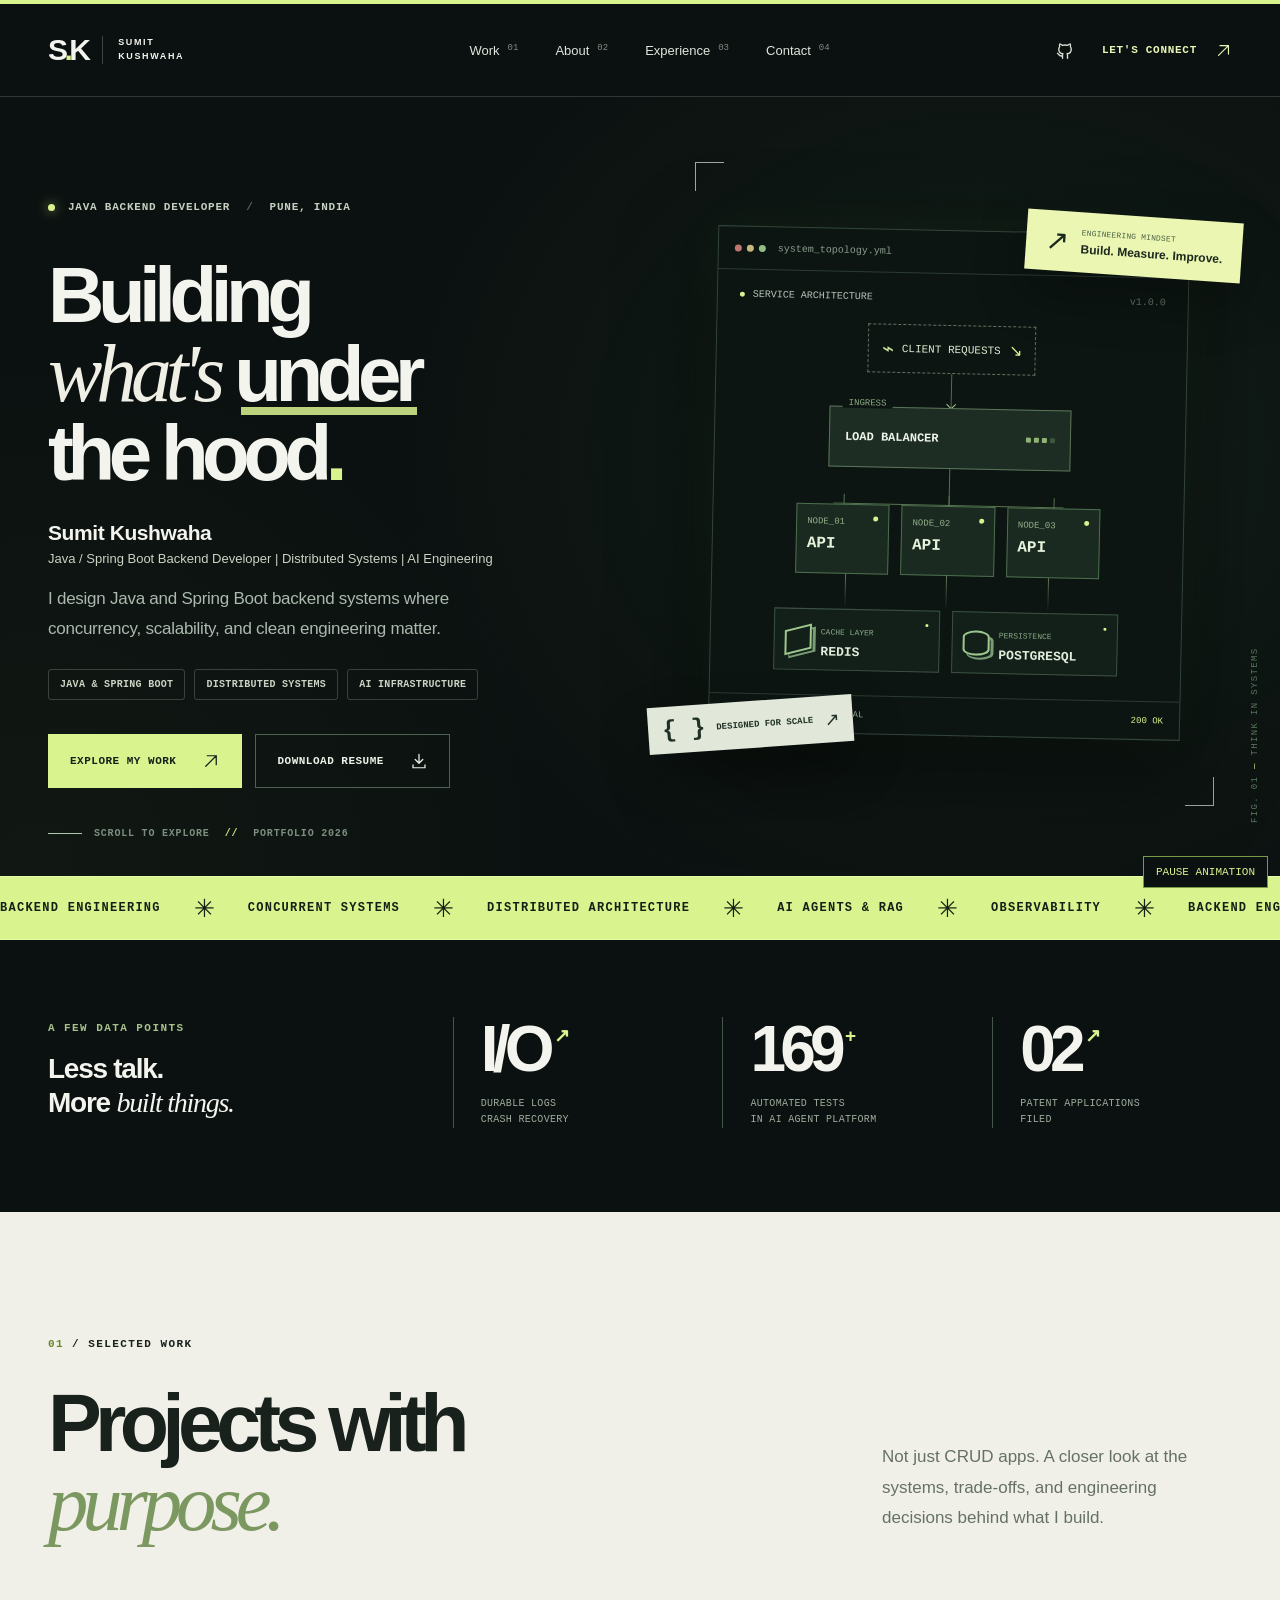
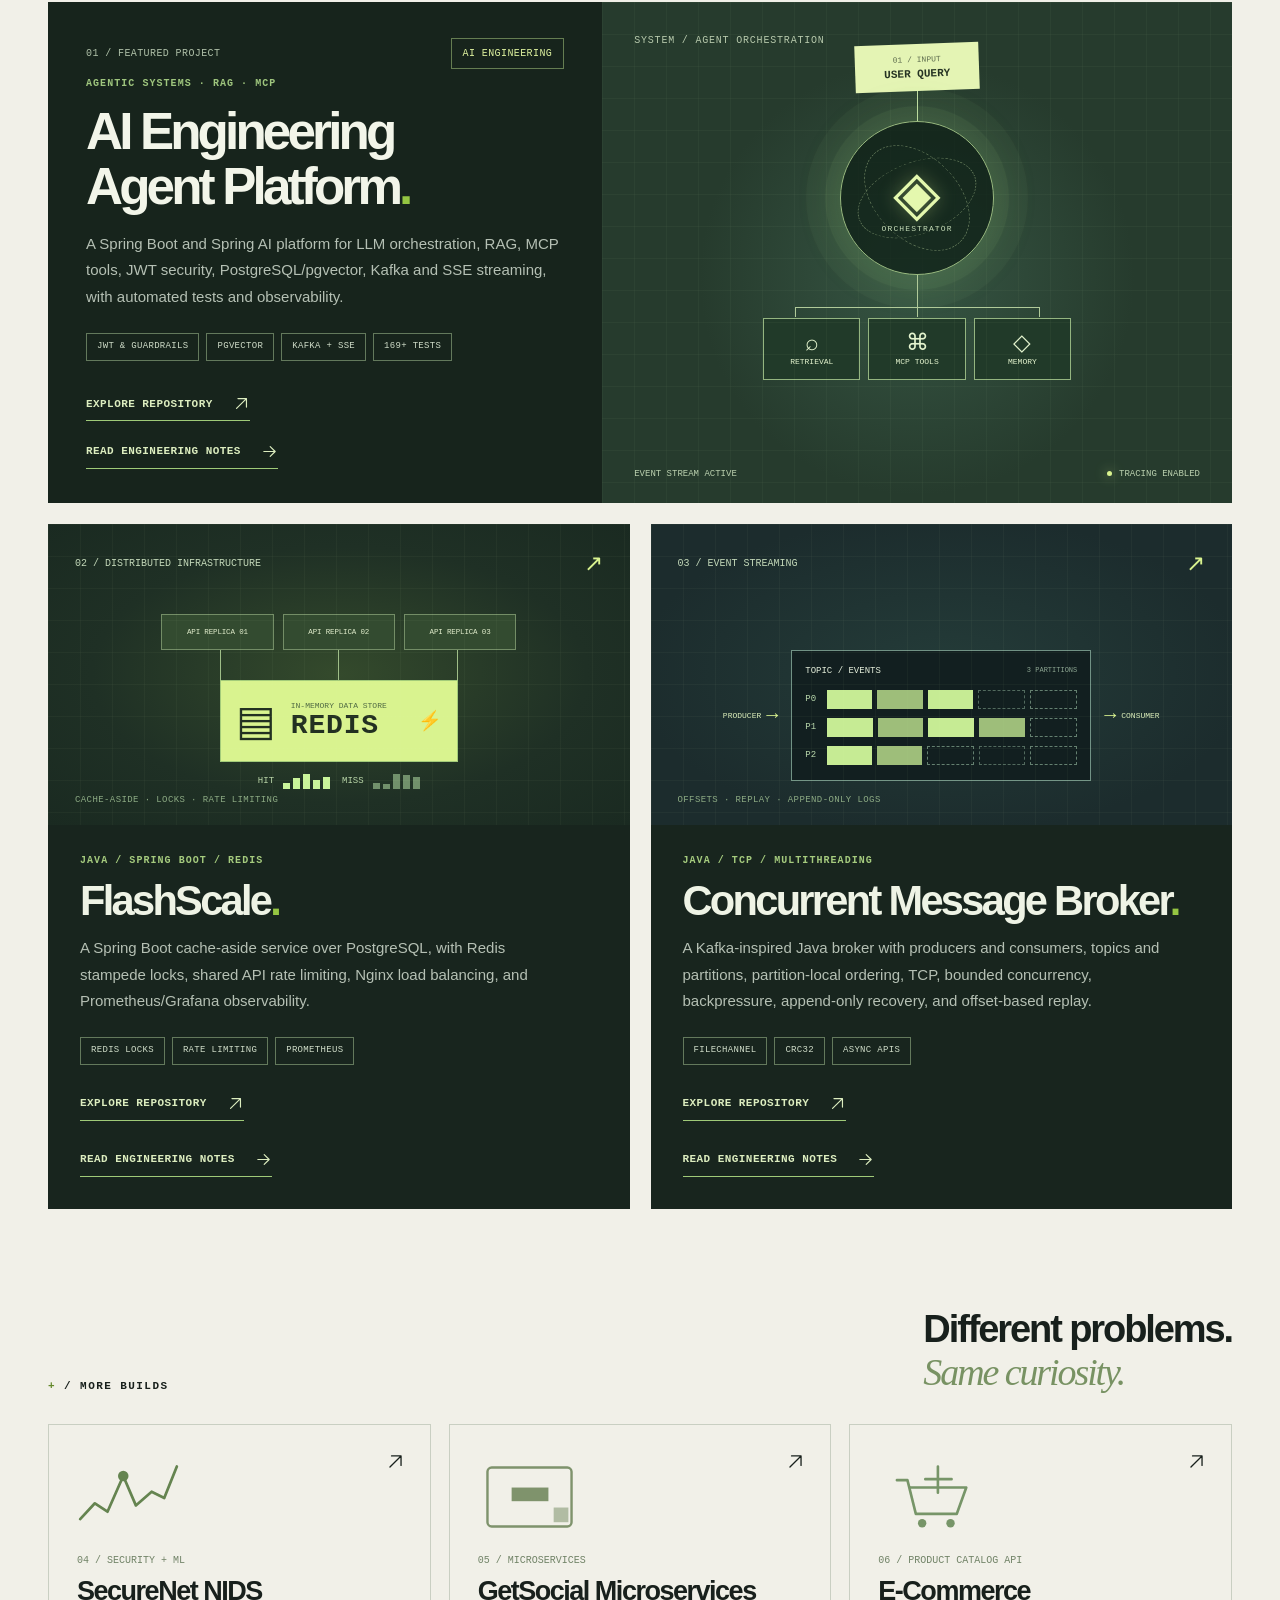
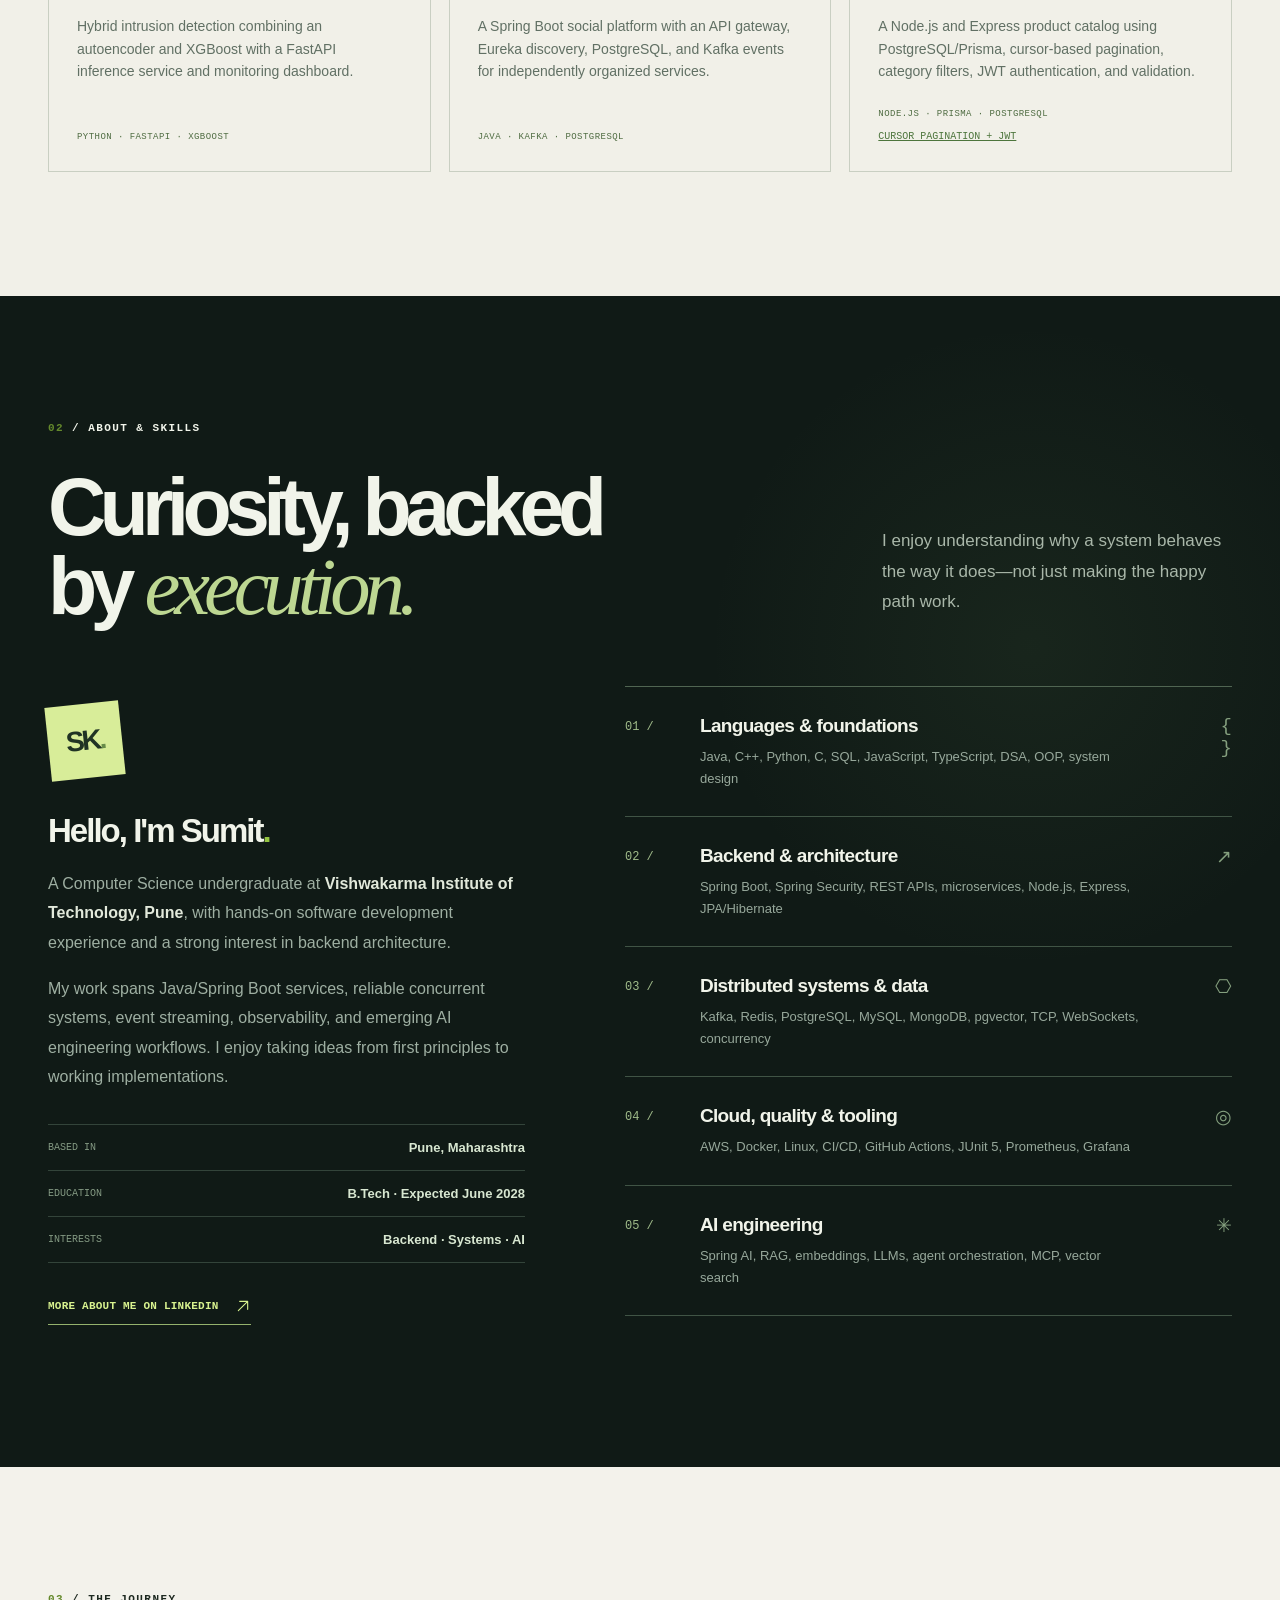
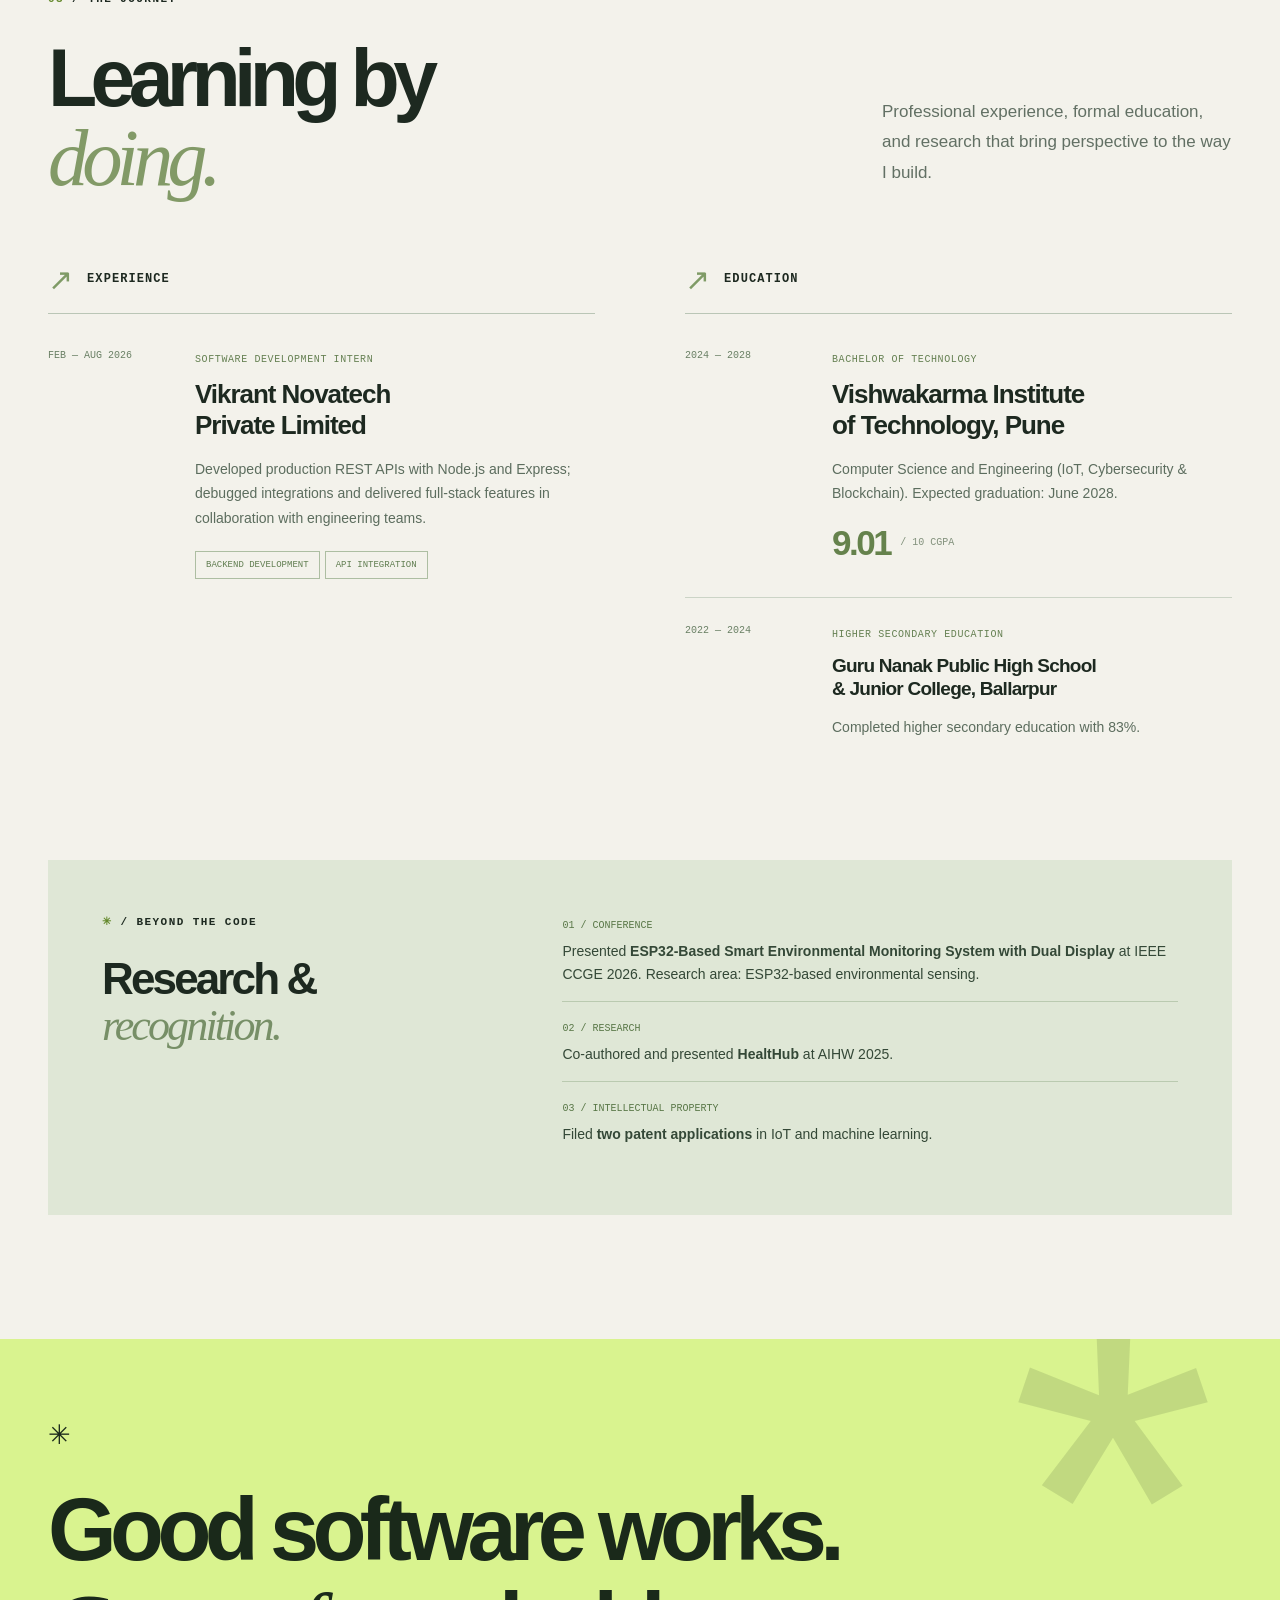
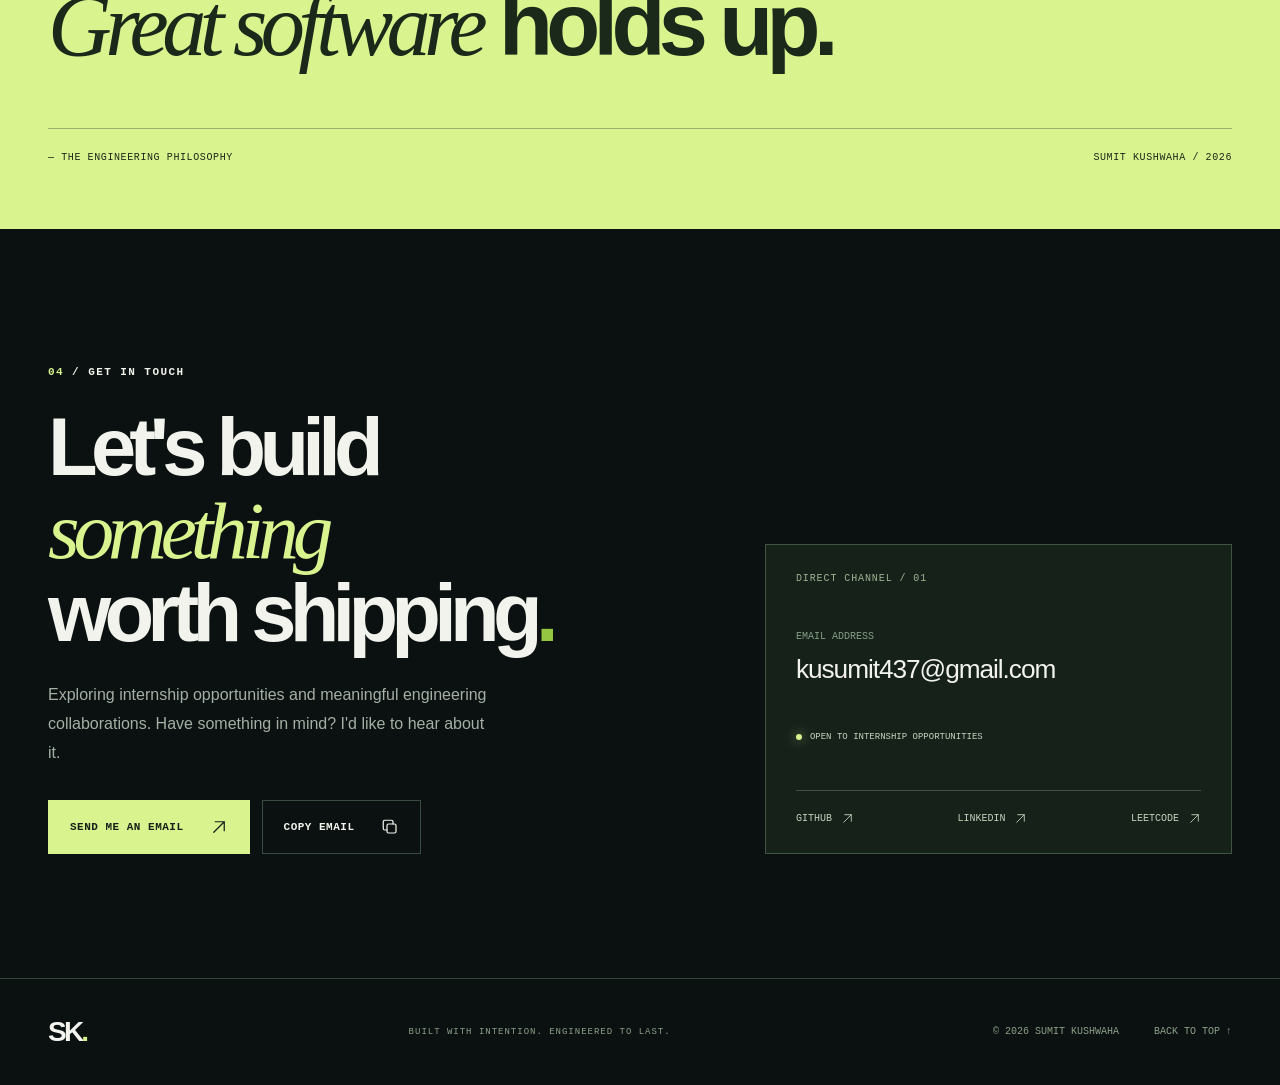
<file: index.html>
<!doctype html>
<html lang="en">
<head>
  <meta charset="UTF-8" />
  <meta name="viewport" content="width=device-width, initial-scale=1" />
  <meta name="theme-color" content="#0b1110" />
  <!-- content:title --><title>Sumit Kushwaha | Java Backend Developer &amp; Distributed Systems Engineer</title><!-- /content:title -->
  <!-- content:description --><meta name="description" content="Official portfolio of Sumit Kushwaha, a Java and Spring Boot backend developer specializing in distributed systems, concurrent programming, and AI engineering. Explore projects, experience, and research." /><!-- /content:description -->
  <meta name="author" content="Sumit Kushwaha" />
  <link rel="canonical" href="https://sumit-kushwaha.dev/" />
  <meta property="og:type" content="website" />
  <meta property="og:site_name" content="Sumit Kushwaha | Portfolio" />
  <meta property="og:locale" content="en_IN" />
  <meta property="og:title" content="Sumit Kushwaha | Backend Developer" />
  <meta property="og:description" content="Java, Spring Boot, Distributed Systems &amp; AI Engineering" />
  <meta property="og:url" content="https://sumit-kushwaha.dev/" />
  <meta property="og:image" content="https://sumit-kushwaha.dev/assets/og-cover.png" />
  <meta property="og:image:type" content="image/png" />
  <meta property="og:image:width" content="1200" />
  <meta property="og:image:height" content="630" />
  <meta property="og:image:alt" content="Sumit Kushwaha — Java backend developer, distributed systems and AI engineering" />
  <meta name="twitter:card" content="summary_large_image" />
  <meta name="twitter:title" content="Sumit Kushwaha | Backend Developer" />
  <meta name="twitter:description" content="Java, Spring Boot, Distributed Systems &amp; AI Engineering" />
  <meta name="twitter:image" content="https://sumit-kushwaha.dev/assets/og-cover.png" />
  <meta name="twitter:image:alt" content="Sumit Kushwaha — Java backend developer, distributed systems and AI engineering" />
  <meta name="google-site-verification" content="Mq6Hk6g-Fz_M1wegCEyFWCYPmQ6SRcvdSDAZ5ATsBNw" />
  <meta name="msvalidate.01" content="5B6B7034246E24789D59ABFF881A6B1F" />
  <link rel="icon" type="image/svg+xml" href="/assets/favicon.svg" />
  <link rel="stylesheet" href="/styles.css?v=2" />
  <script defer src="/script.js?v=2"></script>
  <!-- content:identity-schema --><script type="application/ld+json">{"@context":"https://schema.org","@graph":[{"@type":"Person","@id":"https://sumit-kushwaha.dev/#person","name":"Sumit Kushwaha","url":"https://sumit-kushwaha.dev/","jobTitle":"Java / Spring Boot Backend Developer","sameAs":["https://github.com/Sumit4374","https://www.linkedin.com/in/sumit-kushwaha-a97238331","https://leetcode.com/u/SumitKush1323/"],"alumniOf":{"@type":"CollegeOrUniversity","name":"Vishwakarma Institute of Technology"},"knowsAbout":["Java","Spring Boot","Distributed Systems","Concurrency","System Design","Redis","AI Engineering"]},{"@type":"WebSite","@id":"https://sumit-kushwaha.dev/#website","name":"Sumit Kushwaha | Portfolio","url":"https://sumit-kushwaha.dev/","publisher":{"@id":"https://sumit-kushwaha.dev/#person"}}]}</script><!-- /content:identity-schema -->
</head>
<body>
  <svg class="svg-sprite" aria-hidden="true" xmlns="http://www.w3.org/2000/svg">
    <symbol id="icon-arrow-up-right" viewBox="0 0 24 24"><path d="M5 19 19 5M7 5h12v12"/></symbol>
    <symbol id="icon-arrow-right" viewBox="0 0 24 24"><path d="M4 12h16m-7-7 7 7-7 7"/></symbol>
    <symbol id="icon-download" viewBox="0 0 24 24"><path d="M12 3v12m-5-5 5 5 5-5M4 17v4h16v-4"/></symbol>
    <symbol id="icon-github" viewBox="0 0 24 24"><path d="M9 19c-4.3 1.3-4.3-2.3-6-3m12 6v-3.5c0-1 .1-1.4-.5-2 2.4-.3 5-1.2 5-5.5 0-1.2-.4-2.2-1.1-3.1.1-.4.5-1.9-.1-3.2 0 0-1 0-3.3 1.7a11.4 11.4 0 0 0-6 0C6.7 4.7 5.7 4.7 5.7 4.7c-.6 1.3-.2 2.8-.1 3.2A5 5 0 0 0 4.5 11c0 4.3 2.6 5.2 5 5.5-.6.6-.6 1.2-.5 2V22"/></symbol>
    <symbol id="icon-linkedin" viewBox="0 0 24 24"><path d="M4 9v11M4 4v.2M9 20v-11h5v1.5c.8-1.1 1.7-1.7 3-1.7 2.4 0 3 1.5 3 4.2v6h-5v-5c0-1.2-.2-1.8-1.2-1.8S12 14 12 15v5H9Z"/></symbol>
    <symbol id="icon-mail" viewBox="0 0 24 24"><rect x="3" y="5" width="18" height="14" rx="2"/><path d="m4 7 8 6 8-6"/></symbol>
    <symbol id="icon-copy" viewBox="0 0 24 24"><rect x="8" y="8" width="12" height="12" rx="2"/><path d="M16 8V5a2 2 0 0 0-2-2H5a2 2 0 0 0-2 2v9a2 2 0 0 0 2 2h3"/></symbol>
    <symbol id="icon-menu" viewBox="0 0 24 24"><path d="M4 7h16M4 12h16M4 17h16"/></symbol>
    <symbol id="icon-close" viewBox="0 0 24 24"><path d="M5 5 19 19M19 5 5 19"/></symbol>
    <symbol id="icon-search" viewBox="0 0 24 24"><circle cx="11" cy="11" r="7"/><path d="m16 16 5 5"/></symbol>
    <symbol id="icon-check" viewBox="0 0 24 24"><path d="m4 12 5 5L20 6"/></symbol>
    <symbol id="icon-corner" viewBox="0 0 24 24"><path d="M5 5v14h14"/></symbol>
  </svg>

  <a class="skip-link" href="#main">Skip to content</a>
  <div class="topline" aria-hidden="true"></div>
  <header class="site-header" id="top">
    <div class="nav-shell container">
      <a class="brand" href="#top"><span class="brand-mark">S<span class="brand-mark-dot">.</span>K</span><span class="brand-divider"></span><span class="brand-name">SUMIT<br/>KUSHWAHA</span><span class="sr-only"> homepage</span></a>
      <nav class="desktop-nav" aria-label="Main navigation">
        <a href="#work">Work <span>01</span></a>
        <a href="#about">About <span>02</span></a>
        <a href="#experience">Experience <span>03</span></a>
        <a href="#contact">Contact <span>04</span></a>
      </nav>
      <div class="header-actions">
        <a class="header-social" data-profile="github" href="https://github.com/Sumit4374" target="_blank" rel="noopener noreferrer" aria-label="GitHub profile"><svg aria-hidden="true" focusable="false"><use href="#icon-github"/></svg></a>
        <a class="nav-cta" data-contact="email" href="mailto:kusumit437@gmail.com">LET'S CONNECT <svg aria-hidden="true" focusable="false"><use href="#icon-arrow-up-right"/></svg></a>
        <button class="mobile-menu-button" id="menuToggle" aria-controls="mobileNav" aria-expanded="false" aria-label="Open navigation"><svg aria-hidden="true" focusable="false"><use href="#icon-menu"/></svg></button>
      </div>
    </div>
    <nav id="mobileNav" class="mobile-nav" aria-label="Mobile navigation" hidden>
      <a href="#work">Selected Work <span>01</span></a><a href="#about">About & Skills <span>02</span></a><a href="#experience">Experience <span>03</span></a><a href="#contact">Get in Touch <span>04</span></a>
    </nav>
  </header>

  <noscript><nav class="container no-script-nav" aria-label="Section navigation"><a href="#work">Work</a> · <a href="#about">About</a> · <a href="#experience">Experience</a> · <a href="#contact">Contact</a></nav></noscript>
  <main id="main" tabindex="-1">
    <section class="hero section-grid" aria-labelledby="hero-heading">
      <div class="container hero-inner">
        <div class="hero-copy">
          <div class="hero-eyebrow"><span class="signal-dot"></span> JAVA BACKEND DEVELOPER <span class="eyebrow-divider">/</span> PUNE, INDIA</div>
          <p class="hero-display" aria-hidden="true">Building<br/><span class="serif-accent">what's</span> <span class="underlined-word">under</span><br/>the hood<span class="period">.</span></p>
          <!-- content:hero-identity --><h1 id="hero-heading" class="hero-identity">Sumit Kushwaha <span>Java / Spring Boot Backend Developer | Distributed Systems | AI Engineering</span></h1><!-- /content:hero-identity -->
          <p class="hero-lead">I design Java and Spring Boot backend systems where concurrency, scalability, and clean engineering matter.</p>
          <div class="hero-tags" aria-label="Specialties"><span>JAVA & SPRING BOOT</span><span>DISTRIBUTED SYSTEMS</span><span>AI INFRASTRUCTURE</span></div>
          <div class="hero-buttons">
            <a href="#work" class="button button-primary">EXPLORE MY WORK <svg aria-hidden="true" focusable="false"><use href="#icon-arrow-up-right"/></svg></a>
            <a data-contact="resume" href="/assets/Sumit_Kushwaha_Resume.pdf" download="Sumit_Kushwaha_Resume.pdf" class="button button-ghost">DOWNLOAD RESUME <svg aria-hidden="true" focusable="false"><use href="#icon-download"/></svg></a>
          </div>
          <div class="hero-bottom"><span class="scroll-line"></span><span>SCROLL TO EXPLORE</span><span class="hero-bottom-slash">//</span><span>PORTFOLIO 2026</span></div>
        </div>
        <div class="hero-visual" role="img" aria-label="Illustrated distributed systems topology">
          <div class="visual-aura"></div>
          <div class="visual-grid" aria-hidden="true"></div>
          <div class="diagram-corner diagram-corner-tl"></div><div class="diagram-corner diagram-corner-br"></div>
          <div class="system-window">
            <div class="window-header"><span class="window-dots"><i></i><i></i><i></i></span><span>system_topology.yml</span><span class="window-header-end">● LIVE</span></div>
            <div class="window-subheading"><span><span class="pulse-marker"></span> SERVICE ARCHITECTURE</span><span>v1.0.0</span></div>
            <div class="arch-chart">
              <div class="arch-client"><span class="diagram-icon">⌁</span> CLIENT REQUESTS <span class="arch-client-green">↘</span></div>
              <div class="arch-connector arch-connector-one"><span></span></div>
              <div class="arch-loadbalancer"><span class="small-label">INGRESS</span><strong>LOAD BALANCER</strong><div class="lb-leds"><i></i><i></i><i></i><i></i></div></div>
              <div class="arch-branch"><span class="arch-stem"></span></div>
              <div class="arch-replicas"><div class="arch-replica"><span class="micro-dot"></span><small>NODE_01</small><b>API</b></div><div class="arch-replica"><span class="micro-dot"></span><small>NODE_02</small><b>API</b></div><div class="arch-replica"><span class="micro-dot"></span><small>NODE_03</small><b>API</b></div></div>
              <div class="arch-down"><span></span><span></span><span></span></div>
              <div class="arch-datastores"><div class="arch-store"><span class="store-shape cache-shape"></span><div><small>CACHE LAYER</small><b>REDIS</b></div><span class="store-ok">●</span></div><div class="arch-store"><span class="store-shape db-shape"></span><div><small>PERSISTENCE</small><b>POSTGRESQL</b></div><span class="store-ok">●</span></div></div>
            </div>
            <div class="sys-stats"><span><i></i> ALL SYSTEMS OPERATIONAL</span><span>200 OK</span></div>
          </div>
          <div class="visual-float visual-float-top"><span class="float-signal">↗</span><div><small>ENGINEERING MINDSET</small><strong>Build. Measure. Improve.</strong></div></div>
          <div class="visual-float visual-float-bottom"><span class="code-brackets">{ }</span><span>DESIGNED FOR SCALE</span><span class="tiny-arrow">↗</span></div>
          <div class="visual-side-label">FIG. 01 <span>—</span> THINK IN SYSTEMS</div>
        </div>
      </div>
    </section>

    <section class="ticker" aria-label="Engineering focus areas"><div class="ticker-track" aria-hidden="true"><span>BACKEND ENGINEERING</span><i>✳</i><span>CONCURRENT SYSTEMS</span><i>✳</i><span>DISTRIBUTED ARCHITECTURE</span><i>✳</i><span>AI AGENTS & RAG</span><i>✳</i><span>OBSERVABILITY</span><i>✳</i><span>BACKEND ENGINEERING</span><i>✳</i><span>CONCURRENT SYSTEMS</span><i>✳</i><span>DISTRIBUTED ARCHITECTURE</span><i>✳</i><span>AI AGENTS & RAG</span><i>✳</i><span>OBSERVABILITY</span><i>✳</i></div></section>

    <section class="metrics-section container" aria-label="Engineering highlights">
      <div class="metrics-intro"><span class="small-kicker">A FEW DATA POINTS</span><p>Less talk.<br/>More <em>built things.</em></p></div>
      <!-- content:engineering-highlight --><div class="metric"><span class="metric-number">I/O<span>↗</span></span><span class="metric-label">DURABLE LOGS<br/>CRASH RECOVERY</span></div><!-- /content:engineering-highlight -->
      <div class="metric"><span class="metric-number">169<span>+</span></span><span class="metric-label">AUTOMATED TESTS<br/>IN AI AGENT PLATFORM</span></div>
      <div class="metric"><span class="metric-number">02<span>↗</span></span><span class="metric-label">PATENT APPLICATIONS<br/>FILED</span></div>
    </section>

    <section id="work" class="work-section section-pad">
      <div class="container">
        <div class="section-heading reveal"><div><p class="kicker"><span>01</span> / SELECTED WORK</p><h2>Projects with<br/><span class="serif-accent">purpose.</span></h2></div><p class="section-description">Not just CRUD apps. A closer look at the systems, trade-offs, and engineering decisions behind what I build.</p></div>
        <div class="featured-projects">
          <article class="project-card project-card-hero reveal" data-project="ai-engineering-agent-platform">
            <div class="project-story"><!-- content:project-ai-engineering-agent-platform --><div class="project-topline"><span class="project-index">01 / FEATURED PROJECT</span><span class="project-category">AI ENGINEERING</span></div><div><span class="project-mini-title">AGENTIC SYSTEMS · RAG · MCP</span><h3>AI Engineering<br/>Agent Platform<span class="dot">.</span></h3><p>A Spring Boot and Spring AI platform for LLM orchestration, RAG, MCP tools, JWT security, PostgreSQL/pgvector, Kafka and SSE streaming, with automated tests and observability.</p><div class="project-highlights"><span>JWT &amp; GUARDRAILS</span><span>PGVECTOR</span><span>KAFKA + SSE</span><span>169+ TESTS</span></div></div><a class="project-link" data-repository-project="ai-engineering-agent-platform" href="https://github.com/Sumit4374/AI-Engineering-Agent-Platform" target="_blank" rel="noopener noreferrer"><span class="sr-only">AI Engineering Agent Platform: </span>EXPLORE REPOSITORY <svg aria-hidden="true" focusable="false"><use href="#icon-arrow-up-right"/></svg></a><a class="project-link project-detail-link" href="/projects/ai-engineering-agent-platform/">READ ENGINEERING NOTES <span class="sr-only">for AI Engineering Agent Platform</span> <svg aria-hidden="true" focusable="false"><use href="#icon-arrow-right"/></svg></a><!-- /content:project-ai-engineering-agent-platform --></div>
            <div class="project-art ai-art"><span class="art-label">SYSTEM / AGENT ORCHESTRATION</span><div class="agent-diagram"><div class="agent-node agent-input"><span>01 / INPUT</span><strong>USER QUERY</strong></div><div class="agent-vertical"></div><div class="agent-node agent-brain"><div class="agent-orbit orbit-one"></div><div class="agent-orbit orbit-two"></div><div class="agent-core">◈</div><span>ORCHESTRATOR</span></div><div class="agent-branches"><span></span><span></span><span></span></div><div class="agent-tools"><div><span>⌕</span><small>RETRIEVAL</small></div><div><span>⌘</span><small>MCP TOOLS</small></div><div><span>◇</span><small>MEMORY</small></div></div></div><div class="art-bottom"><span>EVENT STREAM ACTIVE</span><span><i class="signal-dot"></i> TRACING ENABLED</span></div></div>
          </article>
          <div class="project-duo">
            <article class="project-card project-card-half reveal" data-project="flashscale"><div class="project-art cache-art"><div class="art-top"><span>02 / DISTRIBUTED INFRASTRUCTURE</span><span>↗</span></div><div class="cache-diagram"><div class="cache-api-line"><span>API REPLICA 01</span><span>API REPLICA 02</span><span>API REPLICA 03</span></div><div class="cache-lines"><span></span><span></span><span></span></div><div class="cache-core"><span class="cache-sigil">▤</span><div><small>IN-MEMORY DATA STORE</small><strong>REDIS</strong></div><span class="cache-bolt">⚡</span></div><div class="cache-metrics"><div><b>HIT</b><span class="small-bars"><i></i><i></i><i></i><i></i><i></i></span></div><div><b>MISS</b><span class="small-bars small-bars-two"><i></i><i></i><i></i><i></i><i></i></span></div></div></div><div class="art-footnote">CACHE-ASIDE · LOCKS · RATE LIMITING</div></div><div class="project-small-body"><!-- content:project-flashscale --><p class="project-mini-title">JAVA / SPRING BOOT / REDIS</p><h3>FlashScale<span class="dot">.</span></h3><p>A Spring Boot cache-aside service over PostgreSQL, with Redis stampede locks, shared API rate limiting, Nginx load balancing, and Prometheus/Grafana observability.</p><div class="project-highlights"><span>REDIS LOCKS</span><span>RATE LIMITING</span><span>PROMETHEUS</span></div><a class="project-link" data-repository-project="flashscale" href="https://github.com/Sumit4374/FlashScale" target="_blank" rel="noopener noreferrer"><span class="sr-only">FlashScale: </span>EXPLORE REPOSITORY <svg aria-hidden="true" focusable="false"><use href="#icon-arrow-up-right"/></svg></a><a class="project-link project-detail-link" href="/projects/flashscale/">READ ENGINEERING NOTES <span class="sr-only">for FlashScale</span> <svg aria-hidden="true" focusable="false"><use href="#icon-arrow-right"/></svg></a><!-- /content:project-flashscale --></div></article>
            <article class="project-card project-card-half reveal" data-project="concurrent-message-broker"><div class="project-art broker-art"><div class="art-top"><span>03 / EVENT STREAMING</span><span>↗</span></div><div class="broker-diagram"><div class="broker-sender"><span>PRODUCER</span><i>→</i></div><div class="broker-partitions"><div class="part-header">TOPIC / EVENTS <span>3 PARTITIONS</span></div><div class="part-row"><span>P0</span><i></i><i></i><i></i><i class="empty"></i><i class="empty"></i></div><div class="part-row"><span>P1</span><i></i><i></i><i></i><i></i><i class="empty"></i></div><div class="part-row"><span>P2</span><i></i><i></i><i class="empty"></i><i class="empty"></i><i class="empty"></i></div></div><div class="broker-receiver"><i>→</i><span>CONSUMER</span></div></div><div class="art-footnote">OFFSETS · REPLAY · APPEND-ONLY LOGS</div></div><div class="project-small-body"><!-- content:project-concurrent-message-broker --><p class="project-mini-title">JAVA / TCP / MULTITHREADING</p><h3>Concurrent Message Broker<span class="dot">.</span></h3><p>A Kafka-inspired Java broker with producers and consumers, topics and partitions, partition-local ordering, TCP, bounded concurrency, backpressure, append-only recovery, and offset-based replay.</p><div class="project-highlights"><span>FILECHANNEL</span><span>CRC32</span><span>ASYNC APIS</span></div><a class="project-link" data-repository-project="concurrent-message-broker" href="https://github.com/Sumit4374/Concurrent-Message-Broker" target="_blank" rel="noopener noreferrer"><span class="sr-only">Concurrent Message Broker: </span>EXPLORE REPOSITORY <svg aria-hidden="true" focusable="false"><use href="#icon-arrow-up-right"/></svg></a><a class="project-link project-detail-link" href="/projects/concurrent-message-broker/">READ ENGINEERING NOTES <span class="sr-only">for Concurrent Message Broker</span> <svg aria-hidden="true" focusable="false"><use href="#icon-arrow-right"/></svg></a><!-- /content:project-concurrent-message-broker --></div></article>
          </div>
        </div>
        <div class="more-projects-head reveal"><p class="kicker"><span>+</span> / MORE BUILDS</p><h3>Different problems.<br/><em>Same curiosity.</em></h3></div>
        <div class="mini-project-grid">
          <a data-repository-project="securenet-nids" href="https://github.com/Sumit4374/SecureNet-and-NIDS" class="mini-project reveal" data-project="securenet-nids" target="_blank" rel="noopener noreferrer"><span class="mini-arrow"><svg aria-hidden="true" focusable="false"><use href="#icon-arrow-up-right"/></svg></span><div class="mini-icon mini-icon-nids"><svg viewBox="0 0 98 76" aria-hidden="true"><path d="M3 59 17 44l12 8 15-34 12 28 15-13 12 6 12-30" fill="none" stroke="currentColor" stroke-width="2.6"/><path d="M3 67H96" stroke="currentColor" stroke-opacity=".25"/><circle cx="44" cy="18" r="5" fill="currentColor"/></svg></div><!-- content:secondary-securenet-nids --><span class="mini-number">04 / SECURITY + ML</span><h3>SecureNet NIDS</h3><p>Hybrid intrusion detection combining an autoencoder and XGBoost with a FastAPI inference service and monitoring dashboard.</p><span class="mini-tech">PYTHON · FASTAPI · XGBOOST</span><!-- /content:secondary-securenet-nids --></a>
          <a data-repository-project="getsocial-microservices" href="https://github.com/Sumit4374/GetSocial--MicroServices-" class="mini-project reveal" data-project="getsocial-microservices" target="_blank" rel="noopener noreferrer"><span class="mini-arrow"><svg aria-hidden="true" focusable="false"><use href="#icon-arrow-up-right"/></svg></span><div class="mini-icon mini-icon-campus"><svg viewBox="0 0 98 76" aria-hidden="true"><rect x="9" y="10" width="80" height="56" rx="4" stroke="currentColor" stroke-width="2.3" fill="none"/><path d="M9 26h80M29 26v40M49 26v40M69 26v40M9 45h80" stroke="currentColor" stroke-opacity=".4"/><rect x="32" y="29" width="35" height="13" fill="currentColor"/><rect x="72" y="48" width="14" height="14" fill="currentColor" opacity=".55"/></svg></div><!-- content:secondary-getsocial-microservices --><span class="mini-number">05 / MICROSERVICES</span><h3>GetSocial Microservices</h3><p>A Spring Boot social platform with an API gateway, Eureka discovery, PostgreSQL, and Kafka events for independently organized services.</p><span class="mini-tech">JAVA · KAFKA · POSTGRESQL</span><!-- /content:secondary-getsocial-microservices --></a>
          <article class="mini-project reveal" data-project="e-commerce"><a data-repository-project="e-commerce" href="https://github.com/Sumit4374/E-Commerce" class="mini-arrow" target="_blank" rel="noopener noreferrer" aria-label="E-Commerce source code"><svg aria-hidden="true" focusable="false"><use href="#icon-arrow-up-right"/></svg></a><div class="mini-icon mini-icon-commerce"><svg viewBox="0 0 98 76" aria-hidden="true"><path d="M18 22h10l8 32h39l9-25H31" stroke="currentColor" stroke-width="2.5" fill="none" stroke-linejoin="round"/><circle cx="42" cy="63" r="4" fill="currentColor"/><circle cx="69" cy="63" r="4" fill="currentColor"/><path d="M45 21h25M57 9v25" stroke="currentColor" stroke-width="2.5"/></svg></div><!-- content:secondary-e-commerce --><span class="mini-number">06 / PRODUCT CATALOG API</span><h3>E-Commerce</h3><p>A Node.js and Express product catalog using PostgreSQL/Prisma, cursor-based pagination, category filters, JWT authentication, and validation.</p><span class="mini-tech">NODE.JS · PRISMA · POSTGRESQL</span><span class="mini-demo">CURSOR PAGINATION + JWT</span><!-- /content:secondary-e-commerce --></article>
        </div>
      </div>
    </section>

    <section id="about" class="about-section section-pad"><div class="container"><div class="section-heading reveal"><div><p class="kicker"><span>02</span> / ABOUT & SKILLS</p><h2>Curiosity, backed<br/>by <span class="serif-accent">execution.</span></h2></div><p class="section-description">I enjoy understanding why a system behaves the way it does—not just making the happy path work.</p></div><div class="about-grid"><div class="about-intro reveal"><span class="avatar-monogram">SK<span class="monogram-dot">.</span></span><h3>Hello, I'm Sumit<span class="dot">.</span></h3><p>A Computer Science undergraduate at <strong>Vishwakarma Institute of Technology, Pune</strong>, with hands-on software development experience and a strong interest in backend architecture.</p><p>My work spans Java/Spring Boot services, reliable concurrent systems, event streaming, observability, and emerging AI engineering workflows. I enjoy taking ideas from first principles to working implementations.</p><div class="about-facts"><div><span>BASED IN</span><strong>Pune, Maharashtra</strong></div><div><span>EDUCATION</span><strong>B.Tech · Expected June 2028</strong></div><div><span>INTERESTS</span><strong>Backend · Systems · AI</strong></div></div><a data-profile="linkedin" href="https://www.linkedin.com/in/sumit-kushwaha-a97238331" target="_blank" rel="noopener noreferrer" class="inline-arrow">MORE ABOUT ME ON LINKEDIN <svg aria-hidden="true" focusable="false"><use href="#icon-arrow-up-right"/></svg></a></div><div class="skill-stack reveal"><div class="skill-row"><span class="skill-count">01 /</span><div><h4>Languages & foundations</h4><p>Java, C++, Python, C, SQL, JavaScript, TypeScript, DSA, OOP, system design</p></div><span class="skill-decor">{ }</span></div><div class="skill-row"><span class="skill-count">02 /</span><div><h4>Backend & architecture</h4><p>Spring Boot, Spring Security, REST APIs, microservices, Node.js, Express, JPA/Hibernate</p></div><span class="skill-decor">↗</span></div><div class="skill-row"><span class="skill-count">03 /</span><div><h4>Distributed systems & data</h4><p>Kafka, Redis, PostgreSQL, MySQL, MongoDB, pgvector, TCP, WebSockets, concurrency</p></div><span class="skill-decor">⎔</span></div><div class="skill-row"><span class="skill-count">04 /</span><div><h4>Cloud, quality & tooling</h4><p>AWS, Docker, Linux, CI/CD, GitHub Actions, JUnit 5, Prometheus, Grafana</p></div><span class="skill-decor">◎</span></div><div class="skill-row"><span class="skill-count">05 /</span><div><h4>AI engineering</h4><p>Spring AI, RAG, embeddings, LLMs, agent orchestration, MCP, vector search</p></div><span class="skill-decor">✳</span></div></div></div></div></section>

    <section id="experience" class="experience-section section-pad"><div class="container"><div class="section-heading reveal"><div><p class="kicker"><span>03</span> / THE JOURNEY</p><h2>Learning by<br/><span class="serif-accent">doing.</span></h2></div><p class="section-description">Professional experience, formal education, and research that bring perspective to the way I build.</p></div><div class="journey-grid"><div class="journey-column"><h3 class="journey-heading"><span class="journey-symbol">↗</span> EXPERIENCE</h3><article class="journey-item reveal"><div class="journey-date">FEB — AUG 2026</div><div class="journey-detail"><span class="journey-type">SOFTWARE DEVELOPMENT INTERN</span><h4>Vikrant Novatech<br/>Private Limited</h4><p>Developed production REST APIs with Node.js and Express; debugged integrations and delivered full-stack features in collaboration with engineering teams.</p><span class="journey-tag">BACKEND DEVELOPMENT</span><span class="journey-tag">API INTEGRATION</span></div></article></div><div class="journey-column"><h3 class="journey-heading"><span class="journey-symbol">↗</span> EDUCATION</h3><article class="journey-item reveal"><div class="journey-date">2024 — 2028</div><div class="journey-detail"><span class="journey-type">BACHELOR OF TECHNOLOGY</span><h4>Vishwakarma Institute<br/>of Technology, Pune</h4><p>Computer Science and Engineering (IoT, Cybersecurity &amp; Blockchain). Expected graduation: June 2028.</p><div class="gpa-tag"><strong>9.01</strong><span>/ 10 CGPA</span></div></div></article><article class="journey-item journey-item-secondary reveal"><div class="journey-date">2022 — 2024</div><div class="journey-detail"><span class="journey-type">HIGHER SECONDARY EDUCATION</span><h4>Guru Nanak Public High School<br/>& Junior College, Ballarpur</h4><p>Completed higher secondary education with 83%.</p></div></article></div></div><div class="research-panel reveal"><div><p class="kicker"><span>✳</span> / BEYOND THE CODE</p><h3>Research &<br/><em>recognition.</em></h3></div><!-- content:research --><div class="research-list"><div><span>01 / CONFERENCE</span><p>Presented <strong><a href="https://doi.org/10.1109/ccge67142.2026.11581900" target="_blank" rel="noopener noreferrer">ESP32-Based Smart Environmental Monitoring System with Dual Display</a></strong> at IEEE CCGE 2026. Research area: ESP32-based environmental sensing.</p></div><div><span>02 / RESEARCH</span><p>Co-authored and presented <strong>HealtHub</strong> at AIHW 2025.</p></div><div><span>03 / INTELLECTUAL PROPERTY</span><p>Filed <strong>two patent applications</strong> in IoT and machine learning.</p></div></div><!-- /content:research --></div></div></section>

    <section class="closing-statement"><div class="container"><span class="closing-spark">✳</span><p>Good software works.<br/><em>Great software</em> holds up.</p><div class="closing-signature"><span>— THE ENGINEERING PHILOSOPHY</span><span>SUMIT KUSHWAHA / 2026</span></div></div></section>

    <section class="contact-section section-pad" id="contact"><div class="container"><p class="kicker"><span>04</span> / GET IN TOUCH</p><div class="contact-grid"><div><h2>Let's build<br/><span class="serif-accent">something</span><br/>worth shipping<span class="dot">.</span></h2><p>Exploring internship opportunities and meaningful engineering collaborations. Have something in mind? I'd like to hear about it.</p><div class="contact-buttons"><a class="button button-primary" data-contact="email" href="mailto:kusumit437@gmail.com?subject=Let's%20connect%20%E2%80%94%20portfolio">SEND ME AN EMAIL <svg aria-hidden="true" focusable="false"><use href="#icon-arrow-up-right"/></svg></a><button data-contact="email-copy" data-email="kusumit437@gmail.com" id="copyEmail" class="button button-outline" type="button" aria-live="polite">COPY EMAIL <svg aria-hidden="true" focusable="false"><use href="#icon-copy"/></svg></button></div></div><div class="contact-card"><span class="contact-card-top">DIRECT CHANNEL / 01</span><div><small>EMAIL ADDRESS</small><a data-contact="email" href="mailto:kusumit437@gmail.com" class="contact-email">kusumit437@gmail.com</a></div><div class="contact-status"><span class="signal-dot"></span> OPEN TO INTERNSHIP OPPORTUNITIES</div><div class="contact-social"><a data-profile="github" href="https://github.com/Sumit4374" target="_blank" rel="noopener noreferrer">GITHUB <svg aria-hidden="true" focusable="false"><use href="#icon-arrow-up-right"/></svg></a><a data-profile="linkedin" href="https://www.linkedin.com/in/sumit-kushwaha-a97238331" target="_blank" rel="noopener noreferrer">LINKEDIN <svg aria-hidden="true" focusable="false"><use href="#icon-arrow-up-right"/></svg></a><a data-profile="leetcode" href="https://leetcode.com/u/SumitKush1323/" target="_blank" rel="noopener noreferrer">LEETCODE <svg aria-hidden="true" focusable="false"><use href="#icon-arrow-up-right"/></svg></a></div></div></div></div></section>
  </main>

  <footer class="footer"><div class="container footer-inner"><a href="#top" class="footer-brand" aria-label="SK. Sumit Kushwaha, back to top">SK<span>.</span></a><p>BUILT WITH INTENTION. ENGINEERED TO LAST.</p><div class="footer-right"><span>© <span id="year">2026</span> SUMIT KUSHWAHA</span><a href="#top">BACK TO TOP ↑</a></div></div></footer>
  <button id="motionToggle" class="motion-toggle" type="button" aria-pressed="false" hidden>PAUSE ANIMATION</button>
  <div class="toast" id="toast" role="status" aria-live="polite"></div>
</body>
</html>
</file>
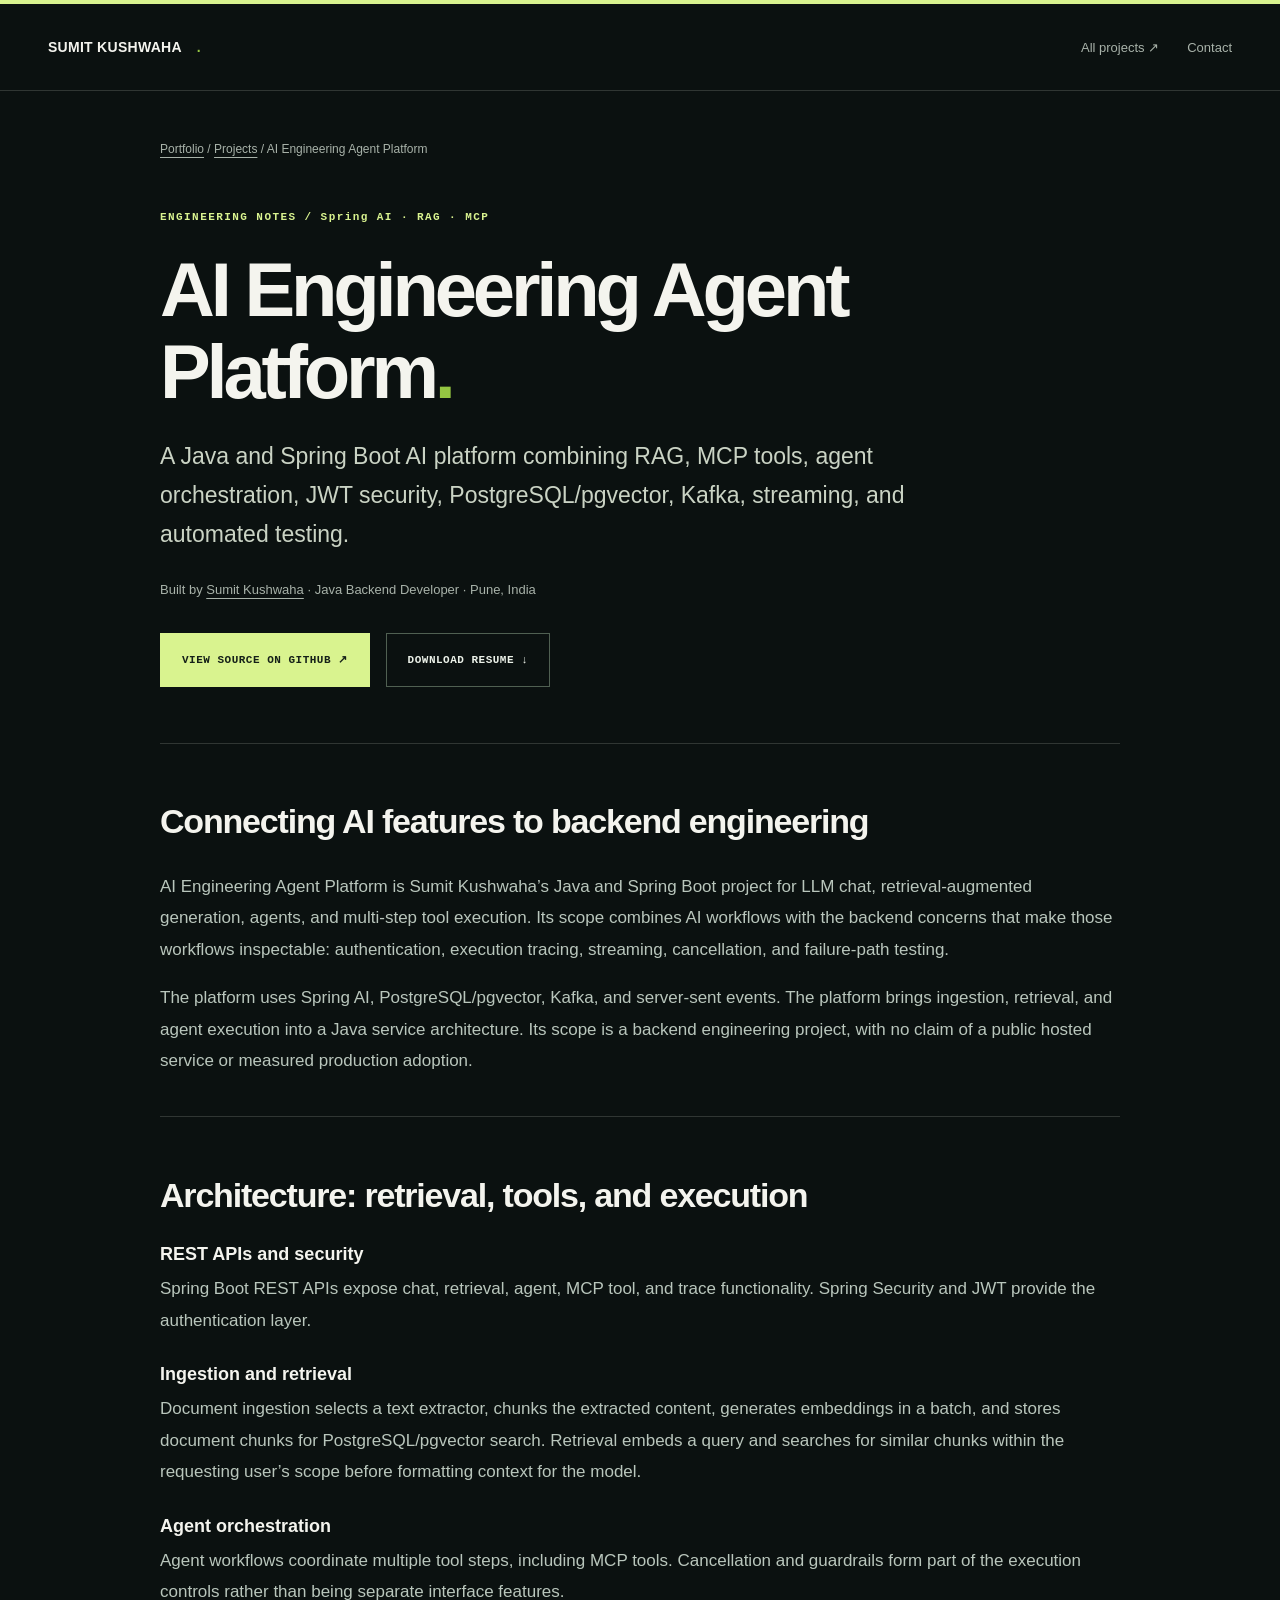
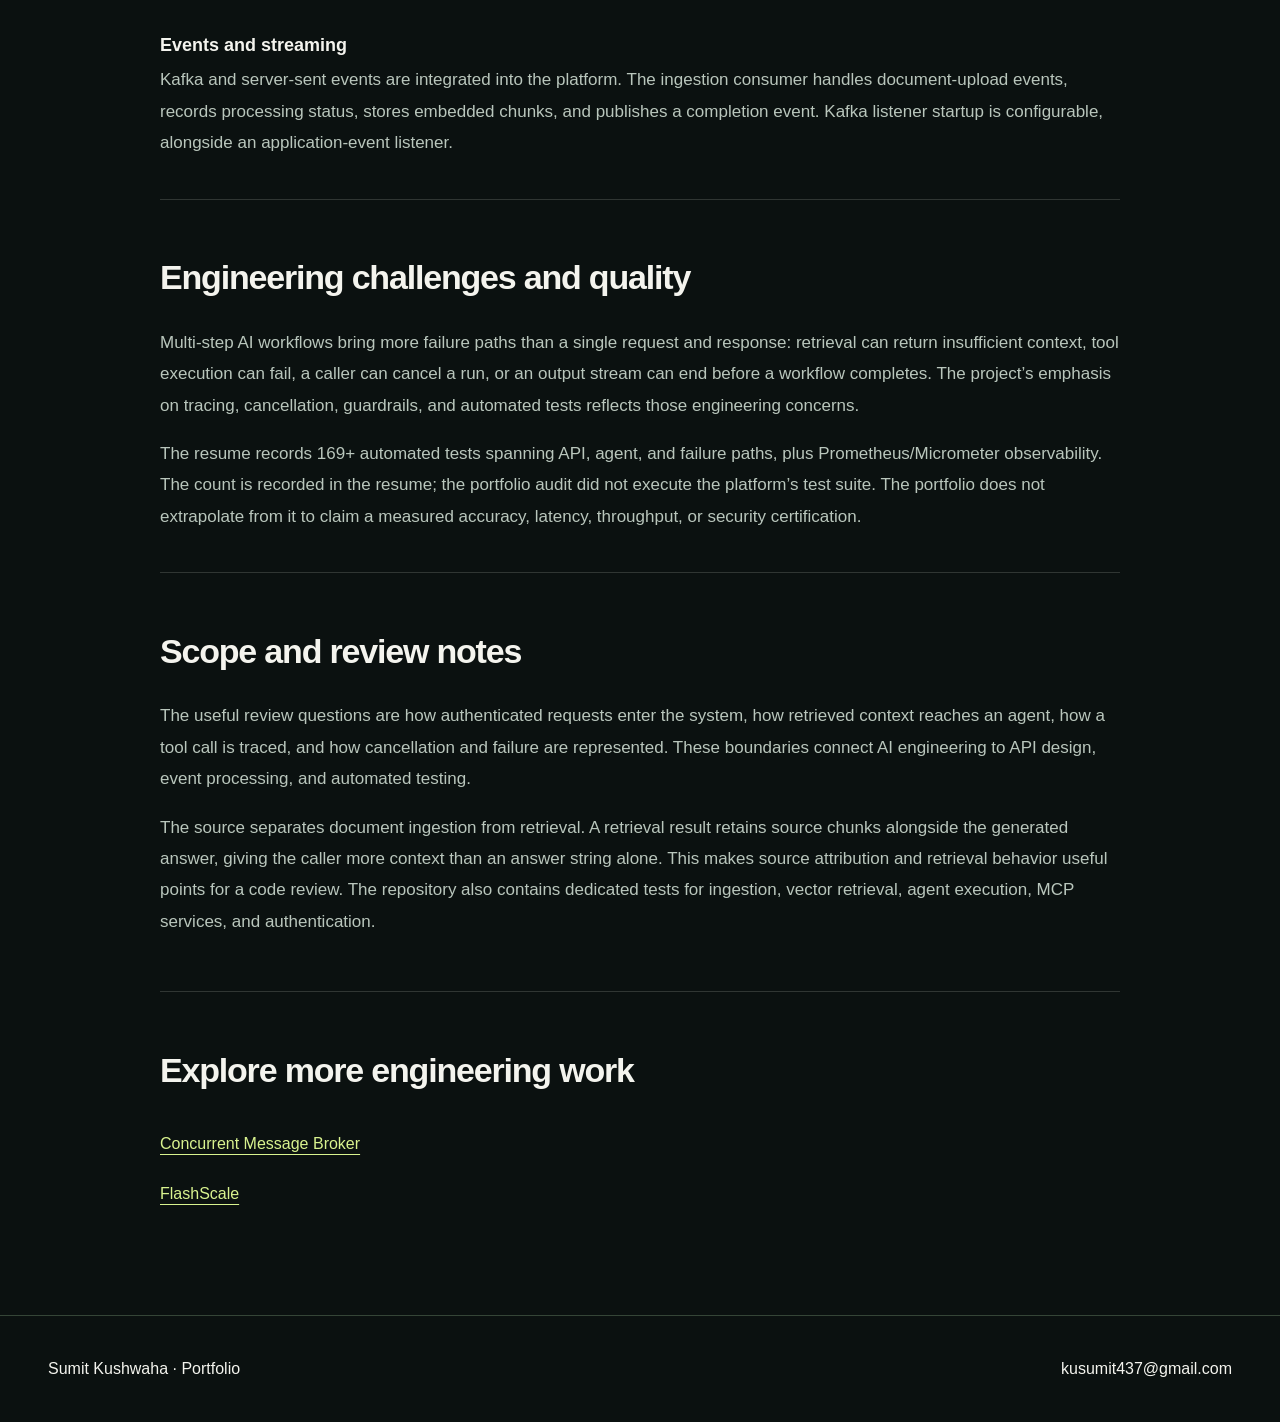
<file: projects/ai-engineering-agent-platform/index.html>
<!doctype html>
<html lang="en">
<head>
  <meta charset="UTF-8" />
  <meta name="viewport" content="width=device-width, initial-scale=1" />
  <meta name="theme-color" content="#0b1110" />
  <title>AI Engineering Agent Platform | Sumit Kushwaha</title>
  <meta name="description" content="A Java and Spring Boot AI platform combining RAG, MCP tools, agent orchestration, JWT security, PostgreSQL/pgvector, Kafka, streaming, and automated testing." />
  <link rel="canonical" href="https://sumit-kushwaha.dev/projects/ai-engineering-agent-platform/" />
  <meta property="og:type" content="website" />
  <meta property="og:site_name" content="Sumit Kushwaha | Portfolio" />
  <meta property="og:title" content="AI Engineering Agent Platform | Sumit Kushwaha" />
  <meta property="og:description" content="A Java and Spring Boot AI platform combining RAG, MCP tools, agent orchestration, JWT security, PostgreSQL/pgvector, Kafka, streaming, and automated testing." />
  <meta property="og:url" content="https://sumit-kushwaha.dev/projects/ai-engineering-agent-platform/" />
  <meta property="og:image" content="https://sumit-kushwaha.dev/assets/og-cover.png" />
  <meta property="og:image:type" content="image/png" />
  <meta property="og:image:width" content="1200" />
  <meta property="og:image:height" content="630" />
  <meta property="og:image:alt" content="Sumit Kushwaha — Java backend developer, distributed systems and AI engineering" />
  <meta name="twitter:card" content="summary_large_image" />
  <meta name="twitter:title" content="AI Engineering Agent Platform | Sumit Kushwaha" />
  <meta name="twitter:description" content="A Java and Spring Boot AI platform combining RAG, MCP tools, agent orchestration, JWT security, PostgreSQL/pgvector, Kafka, streaming, and automated testing." />
  <meta name="twitter:image" content="https://sumit-kushwaha.dev/assets/og-cover.png" />
  <meta name="twitter:image:alt" content="Sumit Kushwaha — Java backend developer, distributed systems and AI engineering" />
  <link rel="icon" type="image/svg+xml" href="/assets/favicon.svg" />
  <link rel="stylesheet" href="/styles.css?v=2" />
  <script type="application/ld+json">{"@context":"https://schema.org","@graph":[{"@type":"Person","@id":"https://sumit-kushwaha.dev/#person","name":"Sumit Kushwaha","url":"https://sumit-kushwaha.dev/"},{"@type":"SoftwareSourceCode","@id":"https://sumit-kushwaha.dev/projects/ai-engineering-agent-platform/#source","name":"AI Engineering Agent Platform","url":"https://sumit-kushwaha.dev/projects/ai-engineering-agent-platform/","description":"A Java and Spring Boot AI platform combining RAG, MCP tools, agent orchestration, JWT security, PostgreSQL/pgvector, Kafka, streaming, and automated testing.","codeRepository":"https://github.com/Sumit4374/AI-Engineering-Agent-Platform","programmingLanguage":"Java","author":{"@id":"https://sumit-kushwaha.dev/#person"}}]}</script>
</head>
<body class="detail-page">
  <a class="skip-link" href="#main">Skip to content</a>
  <div class="topline" aria-hidden="true"></div>
  <header class="site-header"><nav class="container detail-nav" aria-label="Main navigation"><a class="brand" href="/">SUMIT KUSHWAHA<span class="dot">.</span></a><a href="/#work">All projects ↗</a><a href="/#contact">Contact</a></nav></header>
  <main id="main" class="container project-detail" tabindex="-1">
    <nav class="breadcrumbs" aria-label="Breadcrumb"><a href="/">Portfolio</a><span aria-hidden="true"> / </span><a href="/#work">Projects</a><span aria-hidden="true"> / </span><span aria-current="page">AI Engineering Agent Platform</span></nav>
    <p class="kicker">ENGINEERING NOTES / Spring AI · RAG · MCP</p>
    <h1>AI Engineering Agent Platform<span class="dot">.</span></h1>
    <p class="detail-intro">A Java and Spring Boot AI platform combining RAG, MCP tools, agent orchestration, JWT security, PostgreSQL/pgvector, Kafka, streaming, and automated testing.</p>
    <p class="detail-byline">Built by <a href="/#about">Sumit Kushwaha</a> · Java Backend Developer · Pune, India</p>
    <div class="detail-actions"><a class="button button-primary" href="https://github.com/Sumit4374/AI-Engineering-Agent-Platform" target="_blank" rel="noopener noreferrer">VIEW SOURCE ON GITHUB ↗</a><a class="button button-ghost" href="/assets/Sumit_Kushwaha_Resume.pdf" download="Sumit_Kushwaha_Resume.pdf">DOWNLOAD RESUME ↓</a></div>
    <section aria-labelledby="section-0"><h2 id="section-0">Connecting AI features to backend engineering</h2><p>AI Engineering Agent Platform is Sumit Kushwaha’s Java and Spring Boot project for LLM chat, retrieval-augmented generation, agents, and multi-step tool execution. Its scope combines AI workflows with the backend concerns that make those workflows inspectable: authentication, execution tracing, streaming, cancellation, and failure-path testing.</p><p>The platform uses Spring AI, PostgreSQL/pgvector, Kafka, and server-sent events. The platform brings ingestion, retrieval, and agent execution into a Java service architecture. Its scope is a backend engineering project, with no claim of a public hosted service or measured production adoption.</p></section>
<section aria-labelledby="section-1"><h2 id="section-1">Architecture: retrieval, tools, and execution</h2><dl><dt>REST APIs and security</dt><dd>Spring Boot REST APIs expose chat, retrieval, agent, MCP tool, and trace functionality. Spring Security and JWT provide the authentication layer.</dd><dt>Ingestion and retrieval</dt><dd>Document ingestion selects a text extractor, chunks the extracted content, generates embeddings in a batch, and stores document chunks for PostgreSQL/pgvector search. Retrieval embeds a query and searches for similar chunks within the requesting user’s scope before formatting context for the model.</dd><dt>Agent orchestration</dt><dd>Agent workflows coordinate multiple tool steps, including MCP tools. Cancellation and guardrails form part of the execution controls rather than being separate interface features.</dd><dt>Events and streaming</dt><dd>Kafka and server-sent events are integrated into the platform. The ingestion consumer handles document-upload events, records processing status, stores embedded chunks, and publishes a completion event. Kafka listener startup is configurable, alongside an application-event listener.</dd></dl></section>
<section aria-labelledby="section-2"><h2 id="section-2">Engineering challenges and quality</h2><p>Multi-step AI workflows bring more failure paths than a single request and response: retrieval can return insufficient context, tool execution can fail, a caller can cancel a run, or an output stream can end before a workflow completes. The project’s emphasis on tracing, cancellation, guardrails, and automated tests reflects those engineering concerns.</p><p>The resume records 169+ automated tests spanning API, agent, and failure paths, plus Prometheus/Micrometer observability. The count is recorded in the resume; the portfolio audit did not execute the platform’s test suite. The portfolio does not extrapolate from it to claim a measured accuracy, latency, throughput, or security certification.</p></section>
<section aria-labelledby="section-3"><h2 id="section-3">Scope and review notes</h2><p>The useful review questions are how authenticated requests enter the system, how retrieved context reaches an agent, how a tool call is traced, and how cancellation and failure are represented. These boundaries connect AI engineering to API design, event processing, and automated testing.</p><p>The source separates document ingestion from retrieval. A retrieval result retains source chunks alongside the generated answer, giving the caller more context than an answer string alone. This makes source attribution and retrieval behavior useful points for a code review. The repository also contains dedicated tests for ingestion, vector retrieval, agent execution, MCP services, and authentication.</p></section>
    <aside class="related-projects" aria-labelledby="related-heading"><h2 id="related-heading">Explore more engineering work</h2><a href="/projects/concurrent-message-broker/">Concurrent Message Broker</a><a href="/projects/flashscale/">FlashScale</a></aside>
  </main>
  <footer class="footer"><div class="container footer-inner"><a href="/">Sumit Kushwaha · Portfolio</a><a href="mailto:kusumit437@gmail.com">kusumit437@gmail.com</a></div></footer>
</body>
</html>
</file>
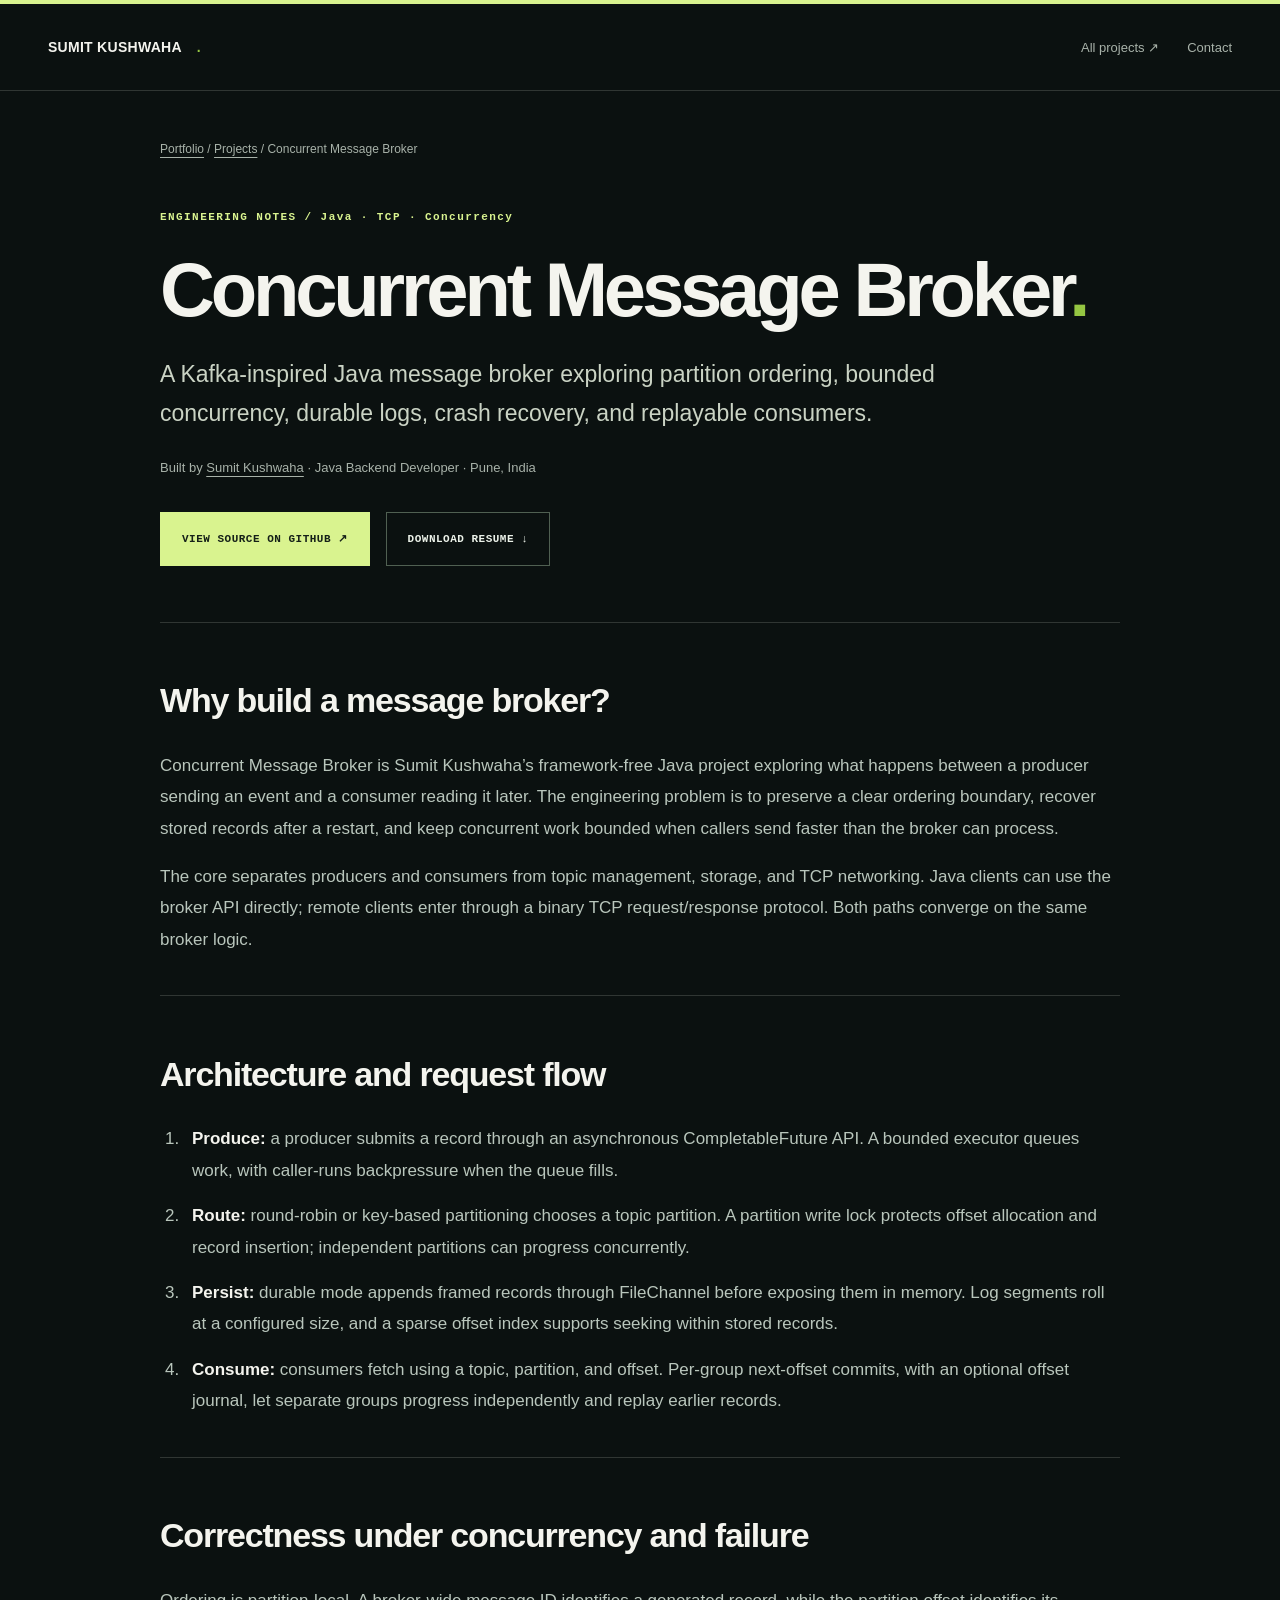
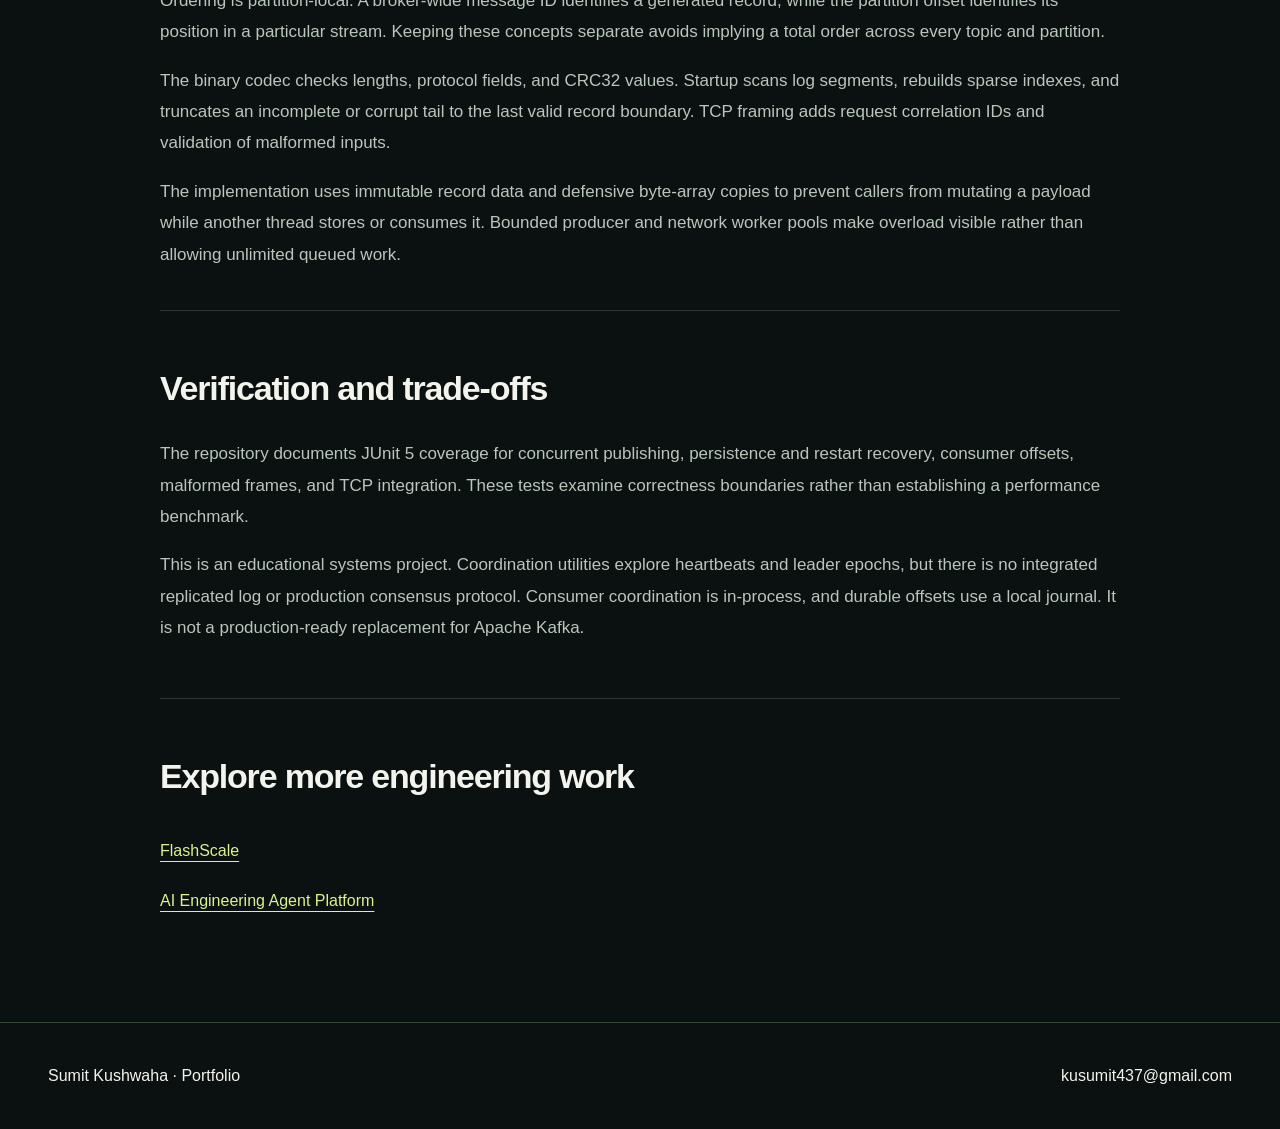
<file: projects/concurrent-message-broker/index.html>
<!doctype html>
<html lang="en">
<head>
  <meta charset="UTF-8" />
  <meta name="viewport" content="width=device-width, initial-scale=1" />
  <meta name="theme-color" content="#0b1110" />
  <title>Concurrent Message Broker | Sumit Kushwaha</title>
  <meta name="description" content="A Kafka-inspired Java message broker exploring partition ordering, bounded concurrency, durable logs, crash recovery, and replayable consumers." />
  <link rel="canonical" href="https://sumit-kushwaha.dev/projects/concurrent-message-broker/" />
  <meta property="og:type" content="website" />
  <meta property="og:site_name" content="Sumit Kushwaha | Portfolio" />
  <meta property="og:title" content="Concurrent Message Broker | Sumit Kushwaha" />
  <meta property="og:description" content="A Kafka-inspired Java message broker exploring partition ordering, bounded concurrency, durable logs, crash recovery, and replayable consumers." />
  <meta property="og:url" content="https://sumit-kushwaha.dev/projects/concurrent-message-broker/" />
  <meta property="og:image" content="https://sumit-kushwaha.dev/assets/og-cover.png" />
  <meta property="og:image:type" content="image/png" />
  <meta property="og:image:width" content="1200" />
  <meta property="og:image:height" content="630" />
  <meta property="og:image:alt" content="Sumit Kushwaha — Java backend developer, distributed systems and AI engineering" />
  <meta name="twitter:card" content="summary_large_image" />
  <meta name="twitter:title" content="Concurrent Message Broker | Sumit Kushwaha" />
  <meta name="twitter:description" content="A Kafka-inspired Java message broker exploring partition ordering, bounded concurrency, durable logs, crash recovery, and replayable consumers." />
  <meta name="twitter:image" content="https://sumit-kushwaha.dev/assets/og-cover.png" />
  <meta name="twitter:image:alt" content="Sumit Kushwaha — Java backend developer, distributed systems and AI engineering" />
  <link rel="icon" type="image/svg+xml" href="/assets/favicon.svg" />
  <link rel="stylesheet" href="/styles.css?v=2" />
  <script type="application/ld+json">{"@context":"https://schema.org","@graph":[{"@type":"Person","@id":"https://sumit-kushwaha.dev/#person","name":"Sumit Kushwaha","url":"https://sumit-kushwaha.dev/"},{"@type":"SoftwareSourceCode","@id":"https://sumit-kushwaha.dev/projects/concurrent-message-broker/#source","name":"Concurrent Message Broker","url":"https://sumit-kushwaha.dev/projects/concurrent-message-broker/","description":"A Kafka-inspired Java message broker exploring partition ordering, bounded concurrency, durable logs, crash recovery, and replayable consumers.","codeRepository":"https://github.com/Sumit4374/Concurrent-Message-Broker","programmingLanguage":"Java","author":{"@id":"https://sumit-kushwaha.dev/#person"}}]}</script>
</head>
<body class="detail-page">
  <a class="skip-link" href="#main">Skip to content</a>
  <div class="topline" aria-hidden="true"></div>
  <header class="site-header"><nav class="container detail-nav" aria-label="Main navigation"><a class="brand" href="/">SUMIT KUSHWAHA<span class="dot">.</span></a><a href="/#work">All projects ↗</a><a href="/#contact">Contact</a></nav></header>
  <main id="main" class="container project-detail" tabindex="-1">
    <nav class="breadcrumbs" aria-label="Breadcrumb"><a href="/">Portfolio</a><span aria-hidden="true"> / </span><a href="/#work">Projects</a><span aria-hidden="true"> / </span><span aria-current="page">Concurrent Message Broker</span></nav>
    <p class="kicker">ENGINEERING NOTES / Java · TCP · Concurrency</p>
    <h1>Concurrent Message Broker<span class="dot">.</span></h1>
    <p class="detail-intro">A Kafka-inspired Java message broker exploring partition ordering, bounded concurrency, durable logs, crash recovery, and replayable consumers.</p>
    <p class="detail-byline">Built by <a href="/#about">Sumit Kushwaha</a> · Java Backend Developer · Pune, India</p>
    <div class="detail-actions"><a class="button button-primary" href="https://github.com/Sumit4374/Concurrent-Message-Broker" target="_blank" rel="noopener noreferrer">VIEW SOURCE ON GITHUB ↗</a><a class="button button-ghost" href="/assets/Sumit_Kushwaha_Resume.pdf" download="Sumit_Kushwaha_Resume.pdf">DOWNLOAD RESUME ↓</a></div>
    <section aria-labelledby="section-0"><h2 id="section-0">Why build a message broker?</h2><p>Concurrent Message Broker is Sumit Kushwaha’s framework-free Java project exploring what happens between a producer sending an event and a consumer reading it later. The engineering problem is to preserve a clear ordering boundary, recover stored records after a restart, and keep concurrent work bounded when callers send faster than the broker can process.</p><p>The core separates producers and consumers from topic management, storage, and TCP networking. Java clients can use the broker API directly; remote clients enter through a binary TCP request/response protocol. Both paths converge on the same broker logic.</p></section>
<section aria-labelledby="section-1"><h2 id="section-1">Architecture and request flow</h2><ol><li><strong>Produce:</strong> a producer submits a record through an asynchronous CompletableFuture API. A bounded executor queues work, with caller-runs backpressure when the queue fills.</li><li><strong>Route:</strong> round-robin or key-based partitioning chooses a topic partition. A partition write lock protects offset allocation and record insertion; independent partitions can progress concurrently.</li><li><strong>Persist:</strong> durable mode appends framed records through FileChannel before exposing them in memory. Log segments roll at a configured size, and a sparse offset index supports seeking within stored records.</li><li><strong>Consume:</strong> consumers fetch using a topic, partition, and offset. Per-group next-offset commits, with an optional offset journal, let separate groups progress independently and replay earlier records.</li></ol></section>
<section aria-labelledby="section-2"><h2 id="section-2">Correctness under concurrency and failure</h2><p>Ordering is partition-local. A broker-wide message ID identifies a generated record, while the partition offset identifies its position in a particular stream. Keeping these concepts separate avoids implying a total order across every topic and partition.</p><p>The binary codec checks lengths, protocol fields, and CRC32 values. Startup scans log segments, rebuilds sparse indexes, and truncates an incomplete or corrupt tail to the last valid record boundary. TCP framing adds request correlation IDs and validation of malformed inputs.</p><p>The implementation uses immutable record data and defensive byte-array copies to prevent callers from mutating a payload while another thread stores or consumes it. Bounded producer and network worker pools make overload visible rather than allowing unlimited queued work.</p></section>
<section aria-labelledby="section-3"><h2 id="section-3">Verification and trade-offs</h2><p>The repository documents JUnit 5 coverage for concurrent publishing, persistence and restart recovery, consumer offsets, malformed frames, and TCP integration. These tests examine correctness boundaries rather than establishing a performance benchmark.</p><p>This is an educational systems project. Coordination utilities explore heartbeats and leader epochs, but there is no integrated replicated log or production consensus protocol. Consumer coordination is in-process, and durable offsets use a local journal. It is not a production-ready replacement for Apache Kafka.</p></section>
    <aside class="related-projects" aria-labelledby="related-heading"><h2 id="related-heading">Explore more engineering work</h2><a href="/projects/flashscale/">FlashScale</a><a href="/projects/ai-engineering-agent-platform/">AI Engineering Agent Platform</a></aside>
  </main>
  <footer class="footer"><div class="container footer-inner"><a href="/">Sumit Kushwaha · Portfolio</a><a href="mailto:kusumit437@gmail.com">kusumit437@gmail.com</a></div></footer>
</body>
</html>
</file>
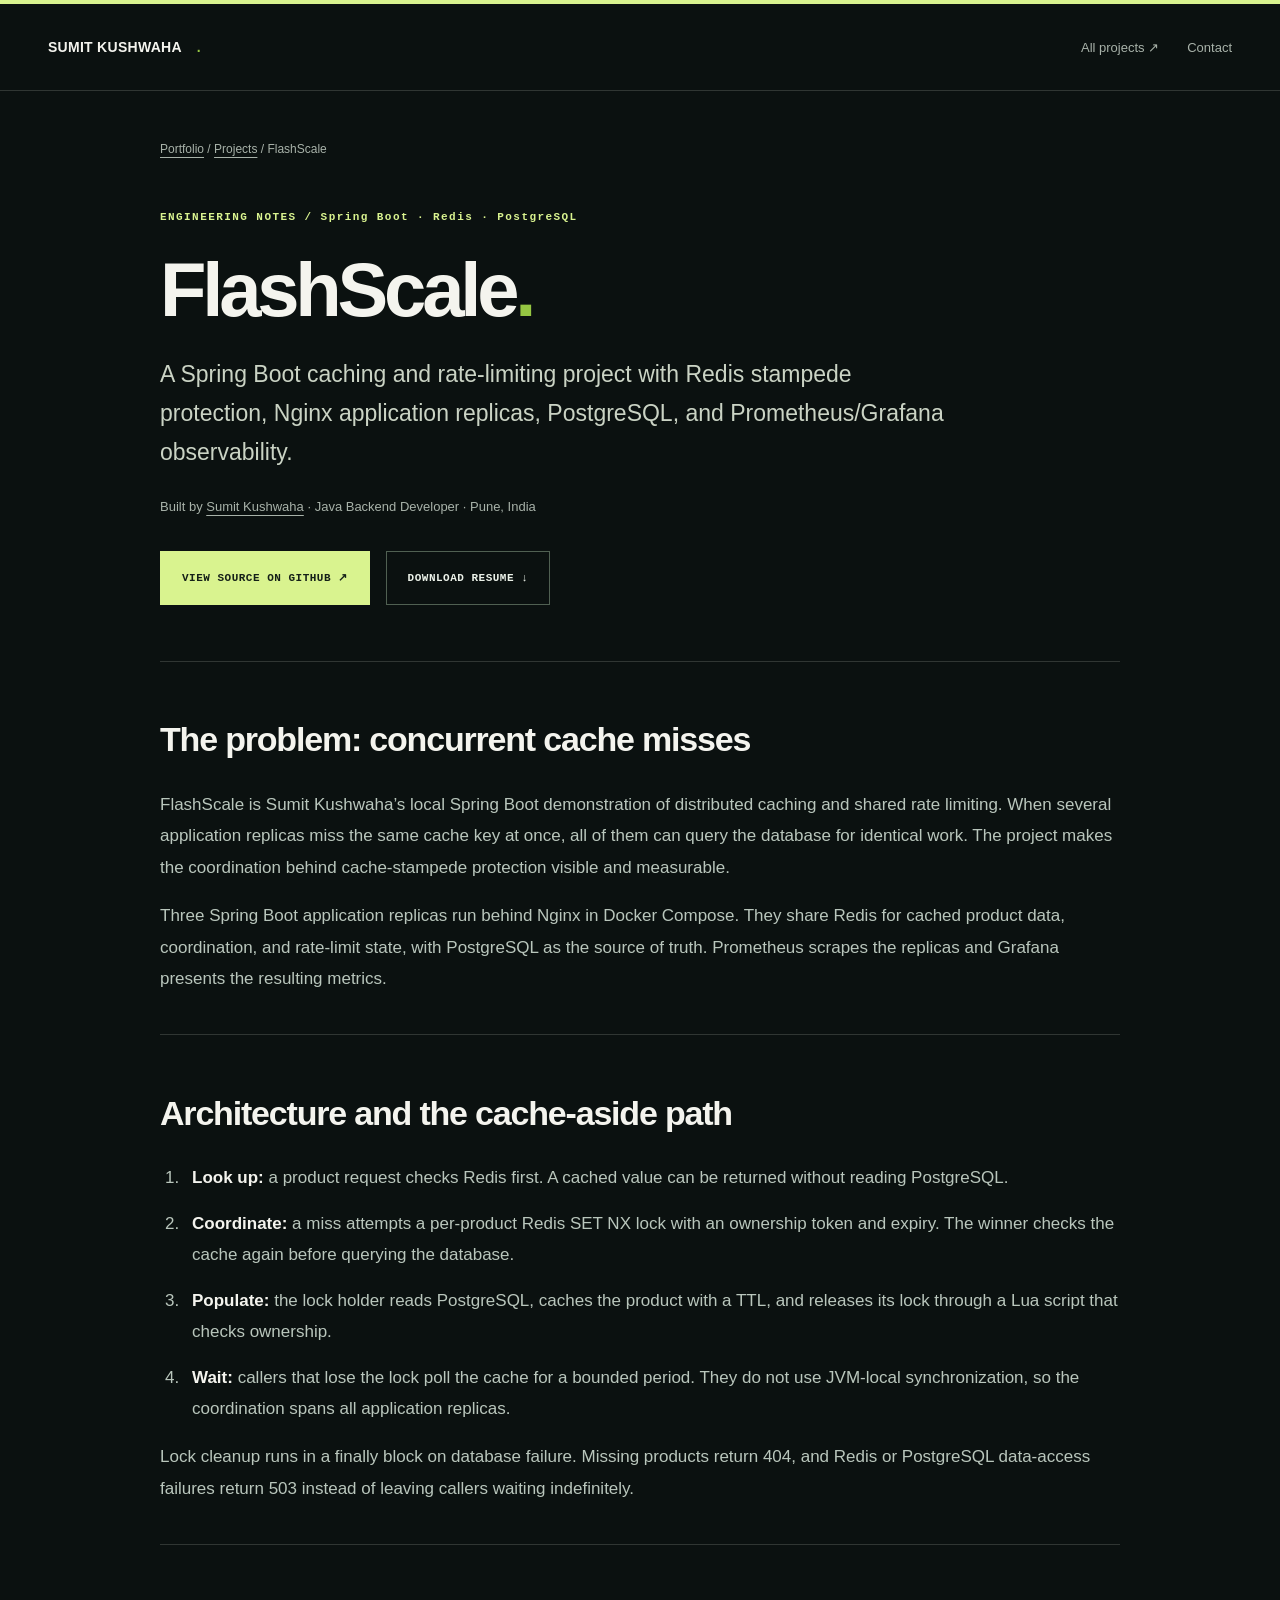
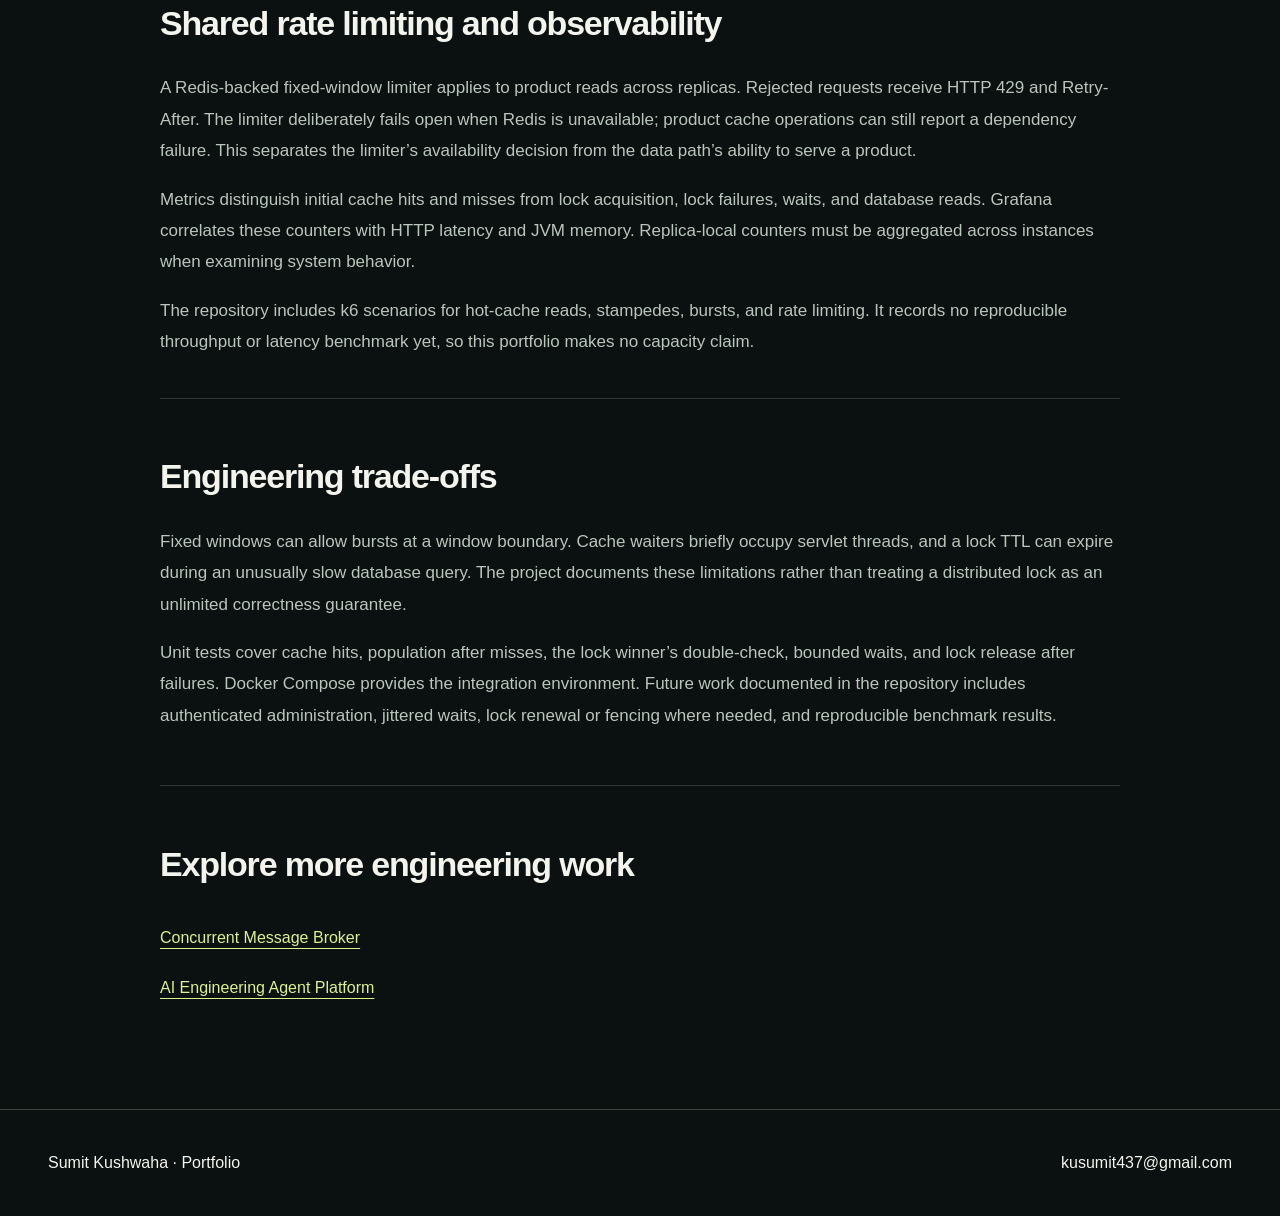
<file: projects/flashscale/index.html>
<!doctype html>
<html lang="en">
<head>
  <meta charset="UTF-8" />
  <meta name="viewport" content="width=device-width, initial-scale=1" />
  <meta name="theme-color" content="#0b1110" />
  <title>FlashScale | Sumit Kushwaha</title>
  <meta name="description" content="A Spring Boot caching and rate-limiting project with Redis stampede protection, Nginx application replicas, PostgreSQL, and Prometheus/Grafana observability." />
  <link rel="canonical" href="https://sumit-kushwaha.dev/projects/flashscale/" />
  <meta property="og:type" content="website" />
  <meta property="og:site_name" content="Sumit Kushwaha | Portfolio" />
  <meta property="og:title" content="FlashScale | Sumit Kushwaha" />
  <meta property="og:description" content="A Spring Boot caching and rate-limiting project with Redis stampede protection, Nginx application replicas, PostgreSQL, and Prometheus/Grafana observability." />
  <meta property="og:url" content="https://sumit-kushwaha.dev/projects/flashscale/" />
  <meta property="og:image" content="https://sumit-kushwaha.dev/assets/og-cover.png" />
  <meta property="og:image:type" content="image/png" />
  <meta property="og:image:width" content="1200" />
  <meta property="og:image:height" content="630" />
  <meta property="og:image:alt" content="Sumit Kushwaha — Java backend developer, distributed systems and AI engineering" />
  <meta name="twitter:card" content="summary_large_image" />
  <meta name="twitter:title" content="FlashScale | Sumit Kushwaha" />
  <meta name="twitter:description" content="A Spring Boot caching and rate-limiting project with Redis stampede protection, Nginx application replicas, PostgreSQL, and Prometheus/Grafana observability." />
  <meta name="twitter:image" content="https://sumit-kushwaha.dev/assets/og-cover.png" />
  <meta name="twitter:image:alt" content="Sumit Kushwaha — Java backend developer, distributed systems and AI engineering" />
  <link rel="icon" type="image/svg+xml" href="/assets/favicon.svg" />
  <link rel="stylesheet" href="/styles.css?v=2" />
  <script type="application/ld+json">{"@context":"https://schema.org","@graph":[{"@type":"Person","@id":"https://sumit-kushwaha.dev/#person","name":"Sumit Kushwaha","url":"https://sumit-kushwaha.dev/"},{"@type":"SoftwareSourceCode","@id":"https://sumit-kushwaha.dev/projects/flashscale/#source","name":"FlashScale","url":"https://sumit-kushwaha.dev/projects/flashscale/","description":"A Spring Boot caching and rate-limiting project with Redis stampede protection, Nginx application replicas, PostgreSQL, and Prometheus/Grafana observability.","codeRepository":"https://github.com/Sumit4374/FlashScale","programmingLanguage":"Java","author":{"@id":"https://sumit-kushwaha.dev/#person"}}]}</script>
</head>
<body class="detail-page">
  <a class="skip-link" href="#main">Skip to content</a>
  <div class="topline" aria-hidden="true"></div>
  <header class="site-header"><nav class="container detail-nav" aria-label="Main navigation"><a class="brand" href="/">SUMIT KUSHWAHA<span class="dot">.</span></a><a href="/#work">All projects ↗</a><a href="/#contact">Contact</a></nav></header>
  <main id="main" class="container project-detail" tabindex="-1">
    <nav class="breadcrumbs" aria-label="Breadcrumb"><a href="/">Portfolio</a><span aria-hidden="true"> / </span><a href="/#work">Projects</a><span aria-hidden="true"> / </span><span aria-current="page">FlashScale</span></nav>
    <p class="kicker">ENGINEERING NOTES / Spring Boot · Redis · PostgreSQL</p>
    <h1>FlashScale<span class="dot">.</span></h1>
    <p class="detail-intro">A Spring Boot caching and rate-limiting project with Redis stampede protection, Nginx application replicas, PostgreSQL, and Prometheus/Grafana observability.</p>
    <p class="detail-byline">Built by <a href="/#about">Sumit Kushwaha</a> · Java Backend Developer · Pune, India</p>
    <div class="detail-actions"><a class="button button-primary" href="https://github.com/Sumit4374/FlashScale" target="_blank" rel="noopener noreferrer">VIEW SOURCE ON GITHUB ↗</a><a class="button button-ghost" href="/assets/Sumit_Kushwaha_Resume.pdf" download="Sumit_Kushwaha_Resume.pdf">DOWNLOAD RESUME ↓</a></div>
    <section aria-labelledby="section-0"><h2 id="section-0">The problem: concurrent cache misses</h2><p>FlashScale is Sumit Kushwaha’s local Spring Boot demonstration of distributed caching and shared rate limiting. When several application replicas miss the same cache key at once, all of them can query the database for identical work. The project makes the coordination behind cache-stampede protection visible and measurable.</p><p>Three Spring Boot application replicas run behind Nginx in Docker Compose. They share Redis for cached product data, coordination, and rate-limit state, with PostgreSQL as the source of truth. Prometheus scrapes the replicas and Grafana presents the resulting metrics.</p></section>
<section aria-labelledby="section-1"><h2 id="section-1">Architecture and the cache-aside path</h2><ol><li><strong>Look up:</strong> a product request checks Redis first. A cached value can be returned without reading PostgreSQL.</li><li><strong>Coordinate:</strong> a miss attempts a per-product Redis SET NX lock with an ownership token and expiry. The winner checks the cache again before querying the database.</li><li><strong>Populate:</strong> the lock holder reads PostgreSQL, caches the product with a TTL, and releases its lock through a Lua script that checks ownership.</li><li><strong>Wait:</strong> callers that lose the lock poll the cache for a bounded period. They do not use JVM-local synchronization, so the coordination spans all application replicas.</li></ol><p>Lock cleanup runs in a finally block on database failure. Missing products return 404, and Redis or PostgreSQL data-access failures return 503 instead of leaving callers waiting indefinitely.</p></section>
<section aria-labelledby="section-2"><h2 id="section-2">Shared rate limiting and observability</h2><p>A Redis-backed fixed-window limiter applies to product reads across replicas. Rejected requests receive HTTP 429 and Retry-After. The limiter deliberately fails open when Redis is unavailable; product cache operations can still report a dependency failure. This separates the limiter’s availability decision from the data path’s ability to serve a product.</p><p>Metrics distinguish initial cache hits and misses from lock acquisition, lock failures, waits, and database reads. Grafana correlates these counters with HTTP latency and JVM memory. Replica-local counters must be aggregated across instances when examining system behavior.</p><p>The repository includes k6 scenarios for hot-cache reads, stampedes, bursts, and rate limiting. It records no reproducible throughput or latency benchmark yet, so this portfolio makes no capacity claim.</p></section>
<section aria-labelledby="section-3"><h2 id="section-3">Engineering trade-offs</h2><p>Fixed windows can allow bursts at a window boundary. Cache waiters briefly occupy servlet threads, and a lock TTL can expire during an unusually slow database query. The project documents these limitations rather than treating a distributed lock as an unlimited correctness guarantee.</p><p>Unit tests cover cache hits, population after misses, the lock winner’s double-check, bounded waits, and lock release after failures. Docker Compose provides the integration environment. Future work documented in the repository includes authenticated administration, jittered waits, lock renewal or fencing where needed, and reproducible benchmark results.</p></section>
    <aside class="related-projects" aria-labelledby="related-heading"><h2 id="related-heading">Explore more engineering work</h2><a href="/projects/concurrent-message-broker/">Concurrent Message Broker</a><a href="/projects/ai-engineering-agent-platform/">AI Engineering Agent Platform</a></aside>
  </main>
  <footer class="footer"><div class="container footer-inner"><a href="/">Sumit Kushwaha · Portfolio</a><a href="mailto:kusumit437@gmail.com">kusumit437@gmail.com</a></div></footer>
</body>
</html>
</file>
<file: styles.css>
:root{--bg:#0b1110;--bg2:#121a17;--panel:#17221d;--white:#f4f4ee;--cream:#f1f0e8;--ink:#18201c;--muted:#a8b2a9;--line:rgba(229,238,222,.17);--accent:#d9f38f;--accent-strong:#e5fa9d;--serif:Georgia,'Times New Roman',serif;--sans:'Inter Display','Inter',Arial,sans-serif;--mono:'SFMono-Regular',Consolas,'Liberation Mono',monospace}
*,*::before,*::after{box-sizing:border-box}
html{scroll-behavior:smooth;scroll-padding-top:90px}
body{margin:0;background:var(--bg);color:var(--white);font-family:var(--sans);-webkit-font-smoothing:antialiased;overflow-x:hidden}
body.menu-open{overflow:hidden}
a{color:inherit;text-decoration:none}button,input{font:inherit}button{cursor:pointer}button:focus-visible,a:focus-visible,input:focus-visible{outline:3px solid #c6e87e;outline-offset:4px}button:disabled{opacity:.5}::selection{background:var(--accent);color:var(--ink)}img{max-width:100%;display:block}.svg-sprite{position:absolute;width:0;height:0;overflow:hidden}.container{width:min(100% - 96px,1376px);margin-inline:auto}.topline{height:4px;background:var(--accent)}.skip-link{position:absolute;top:-90px;left:10px;background:var(--accent);color:var(--ink);padding:14px;z-index:99}.skip-link:focus{top:10px}.kicker,.small-kicker{font:600 11px/1.5 var(--mono);letter-spacing:.13em}.kicker span{color:#64892c}.dot,.period{color:#95c642}.serif-accent{font-family:var(--serif);font-style:italic;font-weight:400;letter-spacing:-.075em}.section-pad{padding:124px 0}.section-heading{display:flex;align-items:end;justify-content:space-between;gap:56px;margin-bottom:60px}.section-heading h2{font-size:clamp(56px,6.3vw,103px);letter-spacing:-.083em;line-height:.98;margin:31px 0 0;font-weight:650}.section-description{max-width:350px;font-size:17px;line-height:1.8;margin:0 0 8px;font-weight:400}.section-heading .kicker{margin:0}.signal-dot{display:inline-block;flex-shrink:0;width:8px;height:8px;border-radius:50%;background:var(--accent);box-shadow:0 0 12px rgba(217,243,143,.7);animation:breathe 2.4s infinite}@keyframes breathe{50%{opacity:.55;box-shadow:0 0 0 rgba(217,243,143,0)}}svg{width:20px;height:20px;fill:none;stroke:currentColor;stroke-width:1.65;stroke-linecap:round;stroke-linejoin:round}
/* Navigation */
.site-header{position:relative;z-index:40;background:rgba(11,17,16,.95);border-bottom:1px solid var(--line)}.nav-shell{height:92px;display:flex;align-items:center;justify-content:space-between}.brand{display:inline-flex;align-items:center;gap:15px}.brand-mark{font-size:30px;font-weight:780;letter-spacing:-.12em;line-height:1}.brand-mark-dot{color:var(--accent)}.brand-divider{height:28px;width:1px;background:rgba(255,255,255,.22)}.brand-name{font-size:9px;line-height:1.55;letter-spacing:.18em;font-weight:700}.desktop-nav{display:flex;gap:37px;align-items:center;margin-left:60px}.desktop-nav>a{color:#dee5dc;display:flex;gap:8px;font-size:13px;transition:color .2s}.desktop-nav>a:hover,.desktop-nav>a:focus-visible{color:var(--accent)}.desktop-nav span{font:9px var(--mono);color:#7d8e80}.header-actions{display:flex;align-items:center;gap:27px}.header-social{display:grid;place-items:center;color:#d7e0d4}.header-social:hover{color:var(--accent)}.nav-cta{display:flex;align-items:center;gap:18px;color:#eaf6b6;font:700 11px var(--mono);letter-spacing:.065em}.nav-cta svg{width:17px;height:17px}.mobile-menu-button{display:none;align-items:center;justify-content:center;border:1px solid var(--line);background:none;color:var(--white);width:43px;height:43px}.mobile-nav{padding:10px 24px 25px;background:#0e1713;border-top:1px solid var(--line)}.mobile-nav:not([hidden]){display:flex;flex-direction:column}.mobile-nav>a{display:flex;align-items:center;justify-content:space-between;padding:18px 8px;border-bottom:1px solid var(--line);font-size:19px}.mobile-nav span{font:12px var(--mono);color:var(--accent)}
/* Hero */
.hero{min-height:730px;position:relative;isolation:isolate;overflow:hidden}.hero:before{content:'';position:absolute;inset:0;pointer-events:none;background:radial-gradient(ellipse 46% 65% at 77% 46%,rgba(69,116,79,.14),transparent),radial-gradient(circle at 3% 98%,rgba(119,135,64,.055),transparent 36%)}.hero-inner{min-height:730px;display:grid;grid-template-columns:1.06fr 1fr;align-items:stretch;gap:20px}.hero-copy{position:relative;z-index:2;display:flex;flex-direction:column;padding:104px 0 37px}.hero-eyebrow{display:flex;align-items:center;gap:13px;font:600 11px var(--mono);letter-spacing:.07em;color:#c4d0c2}.hero-eyebrow .signal-dot{width:7px;height:7px}.eyebrow-divider{color:#59685a;margin:0 3px}.hero .hero-display{margin:44px -80px 0 0;font-weight:740;font-size:clamp(63px,6.1vw,108px);line-height:.99;letter-spacing:-.083em;white-space:nowrap}.hero .hero-display .serif-accent{font-size:1.045em;color:#f0efe6}.underlined-word{position:relative;z-index:0}.underlined-word:after{content:'';position:absolute;height:8px;background:var(--accent);left:7px;bottom:3px;right:2px;z-index:-1;opacity:.86}.period{color:var(--accent)}.hero-lead{max-width:490px;margin:33px 0 0;color:#abb9ae;font-size:17px;line-height:1.75;letter-spacing:-.015em}.hero-lead strong{color:var(--white);font-weight:700}.hero-tags{display:flex;flex-wrap:wrap;gap:9px;margin:26px 0 34px}.hero-tags span{font:600 10px var(--mono);letter-spacing:.03em;color:#cad3c4;border:1px solid rgba(220,234,215,.21);border-radius:3px;padding:9px 11px}.hero-buttons{display:flex;align-items:center;gap:13px;flex-wrap:wrap}.button{min-height:54px;display:inline-flex;align-items:center;justify-content:center;gap:26px;padding:0 21px;font:700 11px var(--mono);letter-spacing:.045em;border:1px solid transparent;transition:transform .2s,background .2s,color .2s,border-color .2s;white-space:nowrap}.button:hover{transform:translateY(-3px)}.button svg{width:18px;height:18px}.button-primary{background:var(--accent);color:#152018}.button-primary:hover{background:#efffc0}.button-ghost{border-color:#506052;background:transparent;color:#ecf2e9}.button-ghost:hover{border-color:var(--accent);color:var(--accent)}.button-outline{background:transparent;border-color:#394c42;color:inherit}.button-outline:hover{border-color:#789b4a}.hero-bottom{display:flex;align-items:center;gap:12px;margin-top:auto;padding-top:40px;font:600 10px var(--mono);color:#7d8e80;letter-spacing:.08em}.scroll-line{height:1px;width:34px;background:#b0c6a8}.hero-bottom-slash{color:#cbe985;margin:0 3px}.hero-visual{position:relative;display:flex;justify-content:center;align-items:center;padding:55px 0 62px;min-width:0}.visual-aura{position:absolute;width:95%;aspect-ratio:1;max-width:690px;border-radius:50%;background:radial-gradient(circle,rgba(119,177,104,.1),transparent 65%)}.visual-grid{position:absolute;inset:37px -55px 45px 0;opacity:.32;background-image:linear-gradient(to right,rgba(204,230,185,.09) 1px,transparent 1px),linear-gradient(to bottom,rgba(204,230,185,.09) 1px,transparent 1px);background-size:39px 39px;mask-image:radial-gradient(ellipse,black,transparent 76%)}.diagram-corner{position:absolute;width:29px;height:29px;border-color:#698e58;opacity:.65}.diagram-corner-tl{top:65px;left:28px;border-top:1px solid;border-left:1px solid}.diagram-corner-br{bottom:70px;right:18px;border-bottom:1px solid;border-right:1px solid}.system-window{width:min(100%,472px);z-index:2;border:1px solid #33453b;background:#0c1512;box-shadow:0 30px 90px rgba(0,0,0,.5),0 0 50px rgba(146,213,100,.06);transform:rotate(1.2deg)}.window-header{height:43px;border-bottom:1px solid #2b3b32;display:flex;align-items:center;gap:12px;padding:0 16px;color:#8d9e90;font:10px var(--mono)}.window-dots{display:flex;gap:5px}.window-dots i{width:7px;height:7px;background:#5a6a5c;border-radius:50%}.window-dots i:first-child{background:#bb7770}.window-dots i:nth-child(2){background:#c9b87b}.window-dots i:nth-child(3){background:#90bd81}.window-header-end{margin-left:auto;color:#ccea98;font-size:9px}.window-subheading{padding:19px 22px 9px;display:flex;align-items:center;justify-content:space-between;color:#b6c4b8;font:10px var(--mono)}.window-subheading>span:first-child{display:flex;align-items:center;gap:8px}.window-subheading>span:last-child{color:#637266}.pulse-marker{width:5px;height:5px;background:var(--accent);border-radius:50%}.arch-chart{margin:12px auto 0;max-width:350px;display:flex;flex-direction:column;align-items:center}.arch-client{min-width:164px;display:flex;align-items:center;justify-content:center;gap:8px;border:1px dashed #61735f;color:#dcead1;font:11px var(--mono);padding:11px 13px}.diagram-icon{font-size:20px;color:#cbe89d}.arch-client-green{color:var(--accent);font-size:16px}.arch-connector-one{height:34px;width:1px;background:#526b4b;position:relative}.arch-connector-one span{position:absolute;bottom:0;left:-3px;width:7px;height:7px;border-right:1px solid #a6c78e;border-bottom:1px solid #a6c78e;transform:rotate(45deg)}.arch-loadbalancer{background:#1e2d24;border:1px solid #5a7458;min-width:242px;height:61px;padding:9px 15px;display:flex;align-items:center;justify-content:space-between;position:relative}.arch-loadbalancer strong{font:700 12px var(--mono);color:#f0f5e9}.small-label{position:absolute;top:-9px;left:12px;font:9px var(--mono);background:#0c1512;padding:0 6px;color:#8fab83}.lb-leds{display:flex;gap:3px}.lb-leds i{height:5px;width:5px;background:#90b475;border-radius:1px}.lb-leds i:last-child{opacity:.3}.arch-branch{height:37px;position:relative;width:230px;border-bottom:1px solid #57734e}.arch-stem{position:absolute;left:50%;top:0;height:100%;width:1px;background:#57734e}.arch-replicas{display:grid;grid-template-columns:repeat(3,1fr);gap:12px;width:304px;margin-top:0}.arch-replica{border:1px solid #4c6f4d;background:#1b2a20;padding:12px 10px 13px;position:relative;display:flex;flex-direction:column;gap:8px;min-height:70px}.arch-replica:before{content:'';width:1px;height:11px;background:#57734e;position:absolute;top:-11px;left:50%}.arch-replica small{font:9px var(--mono);color:#93b08b}.arch-replica b{font:800 16px var(--mono);color:#e6f3dd}.micro-dot{position:absolute;top:11px;right:10px;background:var(--accent);height:5px;width:5px;border-radius:50%}.arch-down{width:304px;display:flex;justify-content:space-around;height:35px}.arch-down span{display:block;height:35px;width:1px;background:linear-gradient(#657a57,transparent)}.arch-datastores{display:grid;grid-template-columns:1fr 1fr;gap:12px;width:344px;margin-bottom:24px}.arch-store{height:62px;display:flex;align-items:center;gap:9px;border:1px solid #3c5143;background:#122019;padding:10px;position:relative}.arch-store small{font:8px var(--mono);color:#8caa88;white-space:nowrap}.arch-store b{font:700 13px var(--mono);display:block;color:#e1ecda;margin-top:6px}.store-shape{width:27px;height:25px;flex-shrink:0;border:2px solid #9ec78e;transform:skewY(-15deg);box-shadow:3px 4px 0 -2px #14231b,4px 4px #7a9c75}.db-shape{border-radius:50% / 25%;transform:none}.store-ok{position:absolute;color:var(--accent);font-size:7px;right:10px;top:10px}.sys-stats{border-top:1px solid #2b3b32;height:38px;padding:0 16px;display:flex;justify-content:space-between;align-items:center;font:9px var(--mono);color:#94ad94}.sys-stats>span:first-child{display:flex;gap:8px;align-items:center}.sys-stats i{display:inline-block;width:6px;height:6px;background:#b1d888;border-radius:50%}.sys-stats>span:last-child{color:var(--accent)}.visual-float{position:absolute;z-index:3;background:#eaf6b1;box-shadow:0 22px 50px rgba(0,0,0,.28);color:#1c271d}.visual-float-top{top:119px;right:-10px;display:flex;align-items:center;gap:13px;padding:16px 19px;transform:rotate(4deg)}.float-signal{font-size:28px;line-height:1}.visual-float small{font:8px var(--mono);letter-spacing:.02em;display:block;color:#4d6448}.visual-float strong{font-size:12px;display:block;margin-top:5px}.visual-float-bottom{bottom:128px;left:-19px;padding:10px 14px;display:flex;align-items:center;gap:11px;background:#e1e8da;color:#203125;transform:rotate(-4deg)}.code-brackets{font:800 24px var(--mono)}.visual-float-bottom>span:nth-child(2){font:700 9px var(--mono)}.tiny-arrow{font-size:18px}.visual-side-label{position:absolute;right:-28px;bottom:53px;transform:rotate(-90deg) translateX(100%);transform-origin:right bottom;color:#5b775f;font:9px var(--mono);letter-spacing:.15em}.visual-side-label span{color:var(--accent)}
/* ticker & stats */
.ticker{height:64px;display:flex;align-items:center;background:var(--accent);color:#132015;overflow:hidden;border-block:1px solid #e3fca5}.ticker-track{display:flex;align-items:center;white-space:nowrap;gap:33px;animation:marquee 45s linear infinite;width:max-content}.ticker-track span{font:800 12px var(--mono);letter-spacing:.105em}.ticker-track i{font-size:25px;font-style:normal;line-height:1}@keyframes marquee{to{transform:translateX(-50%)}}.metrics-section{display:grid;grid-template-columns:1.25fr repeat(3,.8fr);gap:30px;padding-top:77px;padding-bottom:84px;align-items:end}.metrics-intro{align-self:start}.metrics-intro .small-kicker{color:#a8c18c}.metrics-intro p{font-size:28px;line-height:1.23;letter-spacing:-.045em;margin:15px 0 0;font-weight:570}.metrics-intro em{font-family:var(--serif);font-weight:400}.metric{border-left:1px solid #455549;padding:0 0 0 27px;min-height:100px}.metric-number{font-weight:650;font-size:clamp(49px,5vw,74px);letter-spacing:-.09em;line-height:1;display:block;white-space:nowrap}.metric-number span{font-size:19px;color:var(--accent);vertical-align:top;letter-spacing:-.03em;margin:9px 0 0 5px;display:inline-block}.metric-label{font:10px/1.6 var(--mono);color:#9eac9d;letter-spacing:.03em;display:block;margin-top:15px}
/* Work */
.work-section{background:var(--cream);color:var(--ink)}.work-section .section-description{color:#657166}.work-section .section-heading h2{color:#19211d}.work-section .serif-accent{color:#7c9861}.featured-projects{display:grid;gap:21px}.project-card{overflow:hidden}.project-card-hero{display:grid;grid-template-columns:.88fr 1fr;min-height:501px;background:#17241c;color:#f2f5e9}.project-story{padding:36px 38px 34px;display:flex;flex-direction:column;justify-content:space-between;min-width:0}.project-topline{display:flex;justify-content:space-between;align-items:center;gap:16px;color:#afc0a8;font:10px var(--mono);letter-spacing:.04em}.project-category{color:#dff39f;border:1px solid #657d51;padding:9px 11px}.project-mini-title{color:#9fc67e;font:700 10px var(--mono);letter-spacing:.105em;display:block}.project-story h3{font-size:clamp(40px,4vw,62px);letter-spacing:-.075em;line-height:1.06;margin:16px 0 17px;font-weight:650}.project-story p,.project-small-body>p:not(.project-mini-title){font-size:15px;line-height:1.76;color:#b5c0b4;max-width:490px;margin:0}.project-highlights{display:flex;flex-wrap:wrap;gap:7px;margin-top:23px}.project-highlights span{font:9px/1.1 var(--mono);border:1px solid #63795c;color:#d0ddc9;padding:8px 10px;letter-spacing:.035em}.project-link{font:700 11px var(--mono);letter-spacing:.04em;display:inline-flex;gap:20px;align-items:center;align-self:flex-start;margin-top:25px;padding-bottom:8px;border-bottom:1px solid #9fca78;color:#dcedbf;transition:gap .2s}.project-link:hover{gap:29px}.project-link svg{width:17px;height:17px}.project-art{position:relative;overflow:hidden}.ai-art{background:radial-gradient(circle at 50% 55%,#365543,transparent 52%),#263b2d;min-height:475px;isolation:isolate}.ai-art:before,.cache-art:before,.broker-art:before{content:'';position:absolute;inset:0;opacity:.2;background-image:linear-gradient(to right,rgba(219,245,181,.19) 1px,transparent 1px),linear-gradient(to bottom,rgba(219,245,181,.19) 1px,transparent 1px);background-size:32px 32px;pointer-events:none}.art-label{position:absolute;top:33px;left:32px;font:10px var(--mono);color:#b7c9ac;letter-spacing:.08em}.agent-diagram{height:390px;display:flex;flex-direction:column;align-items:center;justify-content:center;padding-top:30px}.agent-node{display:flex;align-items:center;flex-direction:column}.agent-input{font:9px var(--mono);background:#e4f4b4;color:#253323;padding:11px 29px;transform:rotate(-2deg)}.agent-input span{font-size:8px;opacity:.7;margin-bottom:4px}.agent-input strong{font-size:11px}.agent-vertical{height:30px;width:1px;background:#c0dea4}.agent-brain{width:154px;height:154px;border-radius:50%;border:1px solid #9abb80;position:relative;justify-content:center;background:rgba(14,31,22,.75);box-shadow:0 0 0 15px rgba(167,219,136,.06),0 0 0 34px rgba(167,219,136,.04),0 0 45px rgba(134,190,108,.19)}.agent-orbit{border:1px dashed rgba(220,246,182,.38);position:absolute;inset:14px;border-radius:50%;transform:rotate(-21deg) scaleY(.58)}.orbit-two{transform:rotate(45deg) scaleY(.67)}.agent-core{font-size:62px;line-height:1;color:#e4f8ae;text-shadow:0 0 18px rgba(217,243,143,.38)}.agent-brain>span{font:8px var(--mono);letter-spacing:.14em;color:#c5dbb7}.agent-branches{height:33px;width:245px;position:relative;border-bottom:1px solid #b0ca99}.agent-branches:before{content:'';position:absolute;left:50%;top:0;width:1px;height:100%;background:#b0ca99}.agent-branches span{position:absolute;bottom:-10px;height:10px;width:1px;background:#b0ca99}.agent-branches span:first-child{left:0}.agent-branches span:nth-child(2){left:50%}.agent-branches span:last-child{right:0}.agent-tools{width:308px;display:grid;grid-template-columns:repeat(3,1fr);gap:8px;margin-top:10px}.agent-tools>div{border:1px solid #94b580;background:#213a29;height:62px;display:flex;flex-direction:column;justify-content:center;align-items:center;color:#e4f4ce;gap:3px}.agent-tools span{font-size:23px;line-height:1}.agent-tools small{font:8px var(--mono)}.art-bottom{position:absolute;bottom:24px;left:32px;right:32px;display:flex;justify-content:space-between;color:#bbd1af;font:9px var(--mono)}.art-bottom>span:last-child{display:flex;align-items:center;gap:7px}.art-bottom .signal-dot{width:5px;height:5px}.project-duo{display:grid;grid-template-columns:1fr 1fr;gap:21px}.project-card-half{background:#18251e;color:#eef3e5;display:flex;flex-direction:column}.project-card-half .project-art{height:301px;flex-shrink:0}.cache-art{background:radial-gradient(ellipse at center,#344a2c,#1f3025 60%,#1a2a21);padding:26px 27px 18px}.art-top{position:relative;z-index:2;display:flex;justify-content:space-between;align-items:center;font:10px var(--mono);color:#c2d7b8}.art-top span:last-child{font-size:23px;color:var(--accent)}.cache-diagram{max-width:355px;margin:36px auto 0}.cache-api-line{display:flex;gap:9px;justify-content:space-between}.cache-api-line span{flex:1;text-align:center;font:7.5px var(--mono);letter-spacing:-.02em;color:#e1edcc;background:#334b30;border:1px solid #738d66;padding:13px 4px}.cache-lines{height:30px;display:flex;justify-content:space-around}.cache-lines span{width:1px;height:100%;background:#9fbe88}.cache-core{height:82px;max-width:238px;margin:auto;border:1px solid #a3cb7a;background:#d9f38f;color:#223021;display:flex;gap:15px;align-items:center;padding:13px 15px}.cache-sigil{font-size:42px;line-height:1}.cache-core small{font:8px var(--mono);display:block;color:#506a44}.cache-core strong{font:800 28px var(--mono);letter-spacing:.03em}.cache-bolt{font-size:19px;margin-left:auto}.cache-metrics{display:flex;gap:12px;justify-content:center;margin-top:12px}.cache-metrics>div{display:flex;align-items:center;gap:9px}.cache-metrics b{font:9px var(--mono);color:#b9d5a8}.small-bars{height:15px;display:flex;align-items:flex-end;gap:3px}.small-bars i{width:7px;height:6px;background:#c9f49a}.small-bars i:nth-child(2){height:11px}.small-bars i:nth-child(3){height:15px}.small-bars i:nth-child(4){height:9px}.small-bars i:nth-child(5){height:12px}.small-bars-two i{background:#71906b}.small-bars-two i:nth-child(2){height:5px}.small-bars-two i:nth-child(4){height:14px}.art-footnote{position:absolute;bottom:20px;left:27px;font:9px var(--mono);color:#8dab84;letter-spacing:.045em}.broker-art{background:radial-gradient(ellipse at center,#243c39,#1c2c2d 75%);padding:26px 27px 18px}.broker-diagram{display:flex;justify-content:center;align-items:center;margin:72px auto 0;gap:13px}.broker-sender,.broker-receiver{display:flex;align-items:center;gap:5px;color:#def0bc;font:8px var(--mono)}.broker-sender i,.broker-receiver i{font-size:20px;color:var(--accent);font-style:normal}.broker-partitions{flex:1;max-width:300px;min-width:0;background:#121f20;border:1px solid #719285;padding:15px 13px}.part-header{display:flex;justify-content:space-between;gap:6px;font:9px var(--mono);margin-bottom:14px;color:#e4eeda;white-space:nowrap}.part-header span{color:#8ca591;font-size:7px}.part-row{display:flex;align-items:center;gap:5px;margin-top:9px}.part-row span{font:9px var(--mono);color:#b9d8ac;width:17px;flex-shrink:0}.part-row i{flex:1;height:19px;background:#c6eb94;min-width:5px}.part-row i:nth-of-type(even){opacity:.78}.part-row i.empty{background:transparent;border:1px dashed #648070}.project-small-body{padding:30px 32px 32px;display:flex;flex-direction:column;flex:1}.project-small-body .project-mini-title{margin:0;color:#a5cb7e}.project-small-body h3{font-size:clamp(37px,3.25vw,50px);letter-spacing:-.065em;line-height:1;margin:14px 0 14px;font-weight:650}.project-small-body>p:not(.project-mini-title){max-width:485px;min-height:76px}.project-small-body .project-highlights{margin-top:22px}.project-small-body .project-link{margin-top:auto;padding-top:30px}.more-projects-head{display:flex;align-items:end;justify-content:space-between;margin:100px 0 30px}.more-projects-head .kicker{margin:0}.more-projects-head h3{font-size:38px;line-height:1.1;letter-spacing:-.055em;margin:0;font-weight:650}.more-projects-head h3 em{font:italic 38px var(--serif);color:#789263}.mini-project-grid{display:grid;grid-template-columns:repeat(3,1fr);gap:18px}.mini-project{display:flex;flex-direction:column;border:1px solid #c9cfc2;padding:29px 28px;min-height:348px;position:relative;transition:background .22s,transform .22s,border .22s}.mini-project:hover{background:#e7ebdd;transform:translateY(-5px);border-color:#95ad7b}.mini-arrow{position:absolute;right:25px;top:27px}.mini-arrow svg{width:19px;height:19px}.mini-icon{height:101px;display:flex;align-items:flex-start;justify-content:flex-start}.mini-icon svg{width:103px;height:86px;stroke-width:0;color:#658450}.mini-icon-campus svg{color:#7f936c}.mini-icon-commerce svg{color:#779568}.mini-number{font:10px var(--mono);color:#718367}.mini-project h3{font-size:27px;letter-spacing:-.055em;margin:10px 0 8px}.mini-project p{font-size:14px;line-height:1.6;color:#617064;margin:0 0 22px;max-width:320px}.mini-tech{font:9px var(--mono);color:#4f6c42;letter-spacing:.05em;margin-top:auto}.mini-demo{font:10px var(--mono);color:#4d753c;margin-top:12px;text-decoration:underline}.repo-explorer{margin-top:84px;border-top:1px solid #c8d0c2;border-bottom:1px solid #c8d0c2;padding:35px 0 37px}.repo-explorer-heading{display:flex;justify-content:space-between;align-items:center;gap:24px}.repo-explorer-heading .kicker{margin:0 0 12px}.repo-explorer-heading h3{font-size:29px;letter-spacing:-.05em;margin:0 0 7px}.repo-explorer-heading p:not(.kicker){font-size:13px;color:#657161;margin:0}.repo-explorer .button-outline{color:#17221d;border-color:#8c9e84}.repo-explorer .button-outline:hover{background:#e4ead9}.repo-drawer{margin-top:31px;padding-top:28px;border-top:1px solid #c8d0c2}.repo-drawer[hidden]{display:none}.repo-toolbar{display:flex;justify-content:space-between;align-items:center;gap:16px}.repo-search{display:flex;align-items:center;gap:10px;min-width:250px;flex:1;max-width:390px;border:1px solid #aebdae;background:#f9f9f4;padding:0 12px;height:45px}.repo-search svg{color:#6f826a;width:18px;height:18px}.repo-search input{background:transparent;border:0;outline:none;min-width:0;width:100%;color:#1f3020;font-size:13px}.repo-search input:focus-visible{outline:none}.repo-filters{display:flex;gap:6px;flex-wrap:wrap}.filter-button{border:1px solid #b3c0ae;background:transparent;color:#5c7156;padding:12px 13px;font:10px var(--mono);letter-spacing:.02em}.filter-button:hover,.filter-button.active{background:#293b2c;color:#f4f8e8;border-color:#293b2c}.repo-result-count{font:10px var(--mono);color:#64775f;letter-spacing:.09em;margin:22px 0 12px}.repo-grid{display:grid;grid-template-columns:repeat(3,1fr);gap:9px}.repo-item{display:flex;justify-content:space-between;align-items:center;gap:10px;min-height:69px;padding:12px 14px;background:#e6e9dd;border:1px solid #d3d9cc;transition:background .2s}.repo-item:hover{background:#dae7c6}.repo-name{font-size:12px;font-weight:650;letter-spacing:-.01em;overflow-wrap:anywhere}.repo-sub{display:block;font:9px var(--mono);color:#6a7a65;margin-top:6px}.repo-item svg{width:15px;height:15px;flex-shrink:0}.repo-empty{font-size:13px;color:#64775f}
/* About */
.about-section{background:#101a16;color:#f1f4ea;position:relative;overflow:hidden}.about-section:before{content:'';width:700px;height:700px;background:radial-gradient(circle,rgba(113,158,95,.085),transparent 65%);position:absolute;right:-100px;top:0;pointer-events:none}.about-section .section-description{color:#a9b7a9}.about-section .serif-accent{color:#bdd792}.about-grid{display:grid;grid-template-columns:.88fr 1.12fr;gap:100px}.about-intro{padding:18px 0}.avatar-monogram{display:flex;align-items:center;justify-content:center;background:#d8ed99;color:#203324;width:74px;height:74px;font-size:28px;letter-spacing:-.1em;font-weight:800;transform:rotate(-6deg)}.monogram-dot{color:#688c49}.about-intro h3{margin:34px 0 19px;font-size:33px;letter-spacing:-.06em}.about-intro>p{font-size:16px;line-height:1.85;color:#9eafa2;max-width:520px}.about-intro>p strong{color:#e2e9db;font-weight:600}.about-facts{display:grid;gap:0;max-width:490px;margin:32px 0}.about-facts>div{border-top:1px solid #33443a;display:flex;align-items:center;justify-content:space-between;gap:15px;padding:15px 0}.about-facts>div:last-child{border-bottom:1px solid #33443a}.about-facts span{font:10px var(--mono);color:#849a83}.about-facts strong{font-size:13px;font-weight:550;text-align:right;color:#d8e7d1}.inline-arrow{display:inline-flex;align-items:center;gap:16px;font:700 11px var(--mono);letter-spacing:.02em;color:var(--accent);border-bottom:1px solid #95b26d;padding-bottom:10px}.inline-arrow svg{width:16px;height:16px}.skill-stack{border-top:1px solid #506552}.skill-row{display:grid;grid-template-columns:55px 1fr 28px;gap:20px;align-items:start;padding:28px 0 26px;border-bottom:1px solid #405445}.skill-count{font:12px var(--mono);color:#a1bd8b;padding-top:5px}.skill-row h4{font-size:19px;letter-spacing:-.035em;margin:0 0 9px;font-weight:600}.skill-row p{font-size:13px;line-height:1.7;color:#97a89b;margin:0;max-width:440px}.skill-decor{font:19px var(--mono);color:#849f7e;text-align:right}
/* Experience */
.experience-section{background:#f3f2eb;color:#1d2920}.experience-section .serif-accent{color:#829a67}.experience-section .section-description{color:#627064}.journey-grid{display:grid;grid-template-columns:1fr 1fr;gap:90px}.journey-heading{font:700 12px var(--mono);letter-spacing:.09em;display:flex;align-items:center;gap:13px;border-bottom:1px solid #bac6b6;padding-bottom:23px}.journey-symbol{font:30px var(--sans);color:#7f9b66;line-height:.7}.journey-item{display:grid;grid-template-columns:125px 1fr;gap:22px;margin-top:34px}.journey-date{font:10px/1.65 var(--mono);color:#6a8065;white-space:nowrap}.journey-type{font:10px var(--mono);color:#658052;letter-spacing:.06em}.journey-detail h4{font-size:26px;line-height:1.22;letter-spacing:-.04em;margin:13px 0 15px;font-weight:650}.journey-detail p{font-size:14px;line-height:1.75;color:#5c6d5e;max-width:440px;margin:0 0 15px}.journey-tag{display:inline-block;color:#607d50;border:1px solid #adbea2;padding:8px 10px;margin:6px 5px 0 0;font:9px var(--mono)}.gpa-tag{display:flex;align-items:center;gap:10px;margin-top:17px}.gpa-tag strong{font-size:35px;letter-spacing:-.07em;color:#65824c}.gpa-tag span{font:10px var(--mono);color:#82917c}.journey-item-secondary{padding-top:25px;border-top:1px solid #cbd4c6}.journey-item-secondary .journey-detail h4{font-size:19px}.research-panel{margin-top:105px;padding:54px;display:grid;grid-template-columns:.8fr 1.2fr;gap:50px;background:#dfe7d6}.research-panel .kicker{margin:0}.research-panel h3{font-size:44px;line-height:1.03;letter-spacing:-.065em;margin:26px 0 0}.research-panel h3 em{font-family:var(--serif);font-weight:400;color:#778f67}.research-list{display:grid;grid-template-columns:1fr;gap:0}.research-list>div{border-bottom:1px solid #bacab0;padding:15px 0}.research-list>div:first-child{padding-top:0}.research-list>div:last-child{border:0}.research-list span{font:10px var(--mono);color:#597747}.research-list p{font-size:14px;line-height:1.65;color:#344837;margin:8px 0 0}.research-list strong{font-weight:650}
/* Closing */
.closing-statement{background:#d9f38f;color:#1a291a;padding:80px 0 66px;position:relative;overflow:hidden}.closing-statement:after{content:'*';position:absolute;right:5%;top:-105px;font-size:530px;font-weight:100;line-height:1;opacity:.12;pointer-events:none}.closing-spark{font-size:27px}.closing-statement p{font-size:clamp(43px,6.9vw,99px);letter-spacing:-.075em;line-height:1.07;font-weight:670;margin:32px 0 56px}.closing-statement p em{font-family:var(--serif);font-weight:400;letter-spacing:-.075em}.closing-signature{display:flex;justify-content:space-between;border-top:1px solid #9cb36e;padding-top:23px;font:10px var(--mono);letter-spacing:.06em}
/* Contact */
.contact-section{background:#0b1110;color:#f1f3ec}.contact-section .kicker span{color:var(--accent)}.contact-grid{display:grid;grid-template-columns:1.15fr .85fr;gap:85px;align-items:end;margin-top:25px}.contact-grid h2{font-size:clamp(54px,6.35vw,99px);font-weight:650;letter-spacing:-.083em;line-height:1.02;margin:0}.contact-grid h2 .serif-accent{color:var(--accent)}.contact-grid>div:first-child>p{max-width:440px;font-size:16px;line-height:1.8;color:#a4b0a5;margin:26px 0 32px}.contact-buttons{display:flex;flex-wrap:wrap;gap:12px}.contact-card{background:#16211a;border:1px solid #405541;min-height:310px;padding:28px 30px;display:flex;flex-direction:column;justify-content:space-between}.contact-card-top{font:10px var(--mono);color:#9eb491;letter-spacing:.09em}.contact-card small{font:10px var(--mono);color:#839f85;display:block;margin-bottom:12px}.contact-email{font-size:clamp(19px,2.05vw,30px);letter-spacing:-.04em;overflow-wrap:anywhere}.contact-email:hover{color:var(--accent)}.contact-status{font:9px var(--mono);color:#c9d4c3;display:flex;align-items:center;gap:8px}.contact-status .signal-dot{width:6px;height:6px}.contact-social{display:flex;justify-content:space-between;gap:15px;padding-top:21px;border-top:1px solid #3f5140}.contact-social a{display:flex;gap:9px;align-items:center;font:10px var(--mono);color:#c2d2bb}.contact-social a:hover{color:var(--accent)}.contact-social svg{width:13px;height:13px}.footer{background:#0b1110;border-top:1px solid #354537}.footer-inner{min-height:106px;display:flex;justify-content:space-between;align-items:center;gap:22px}.footer-brand{font-size:28px;font-weight:800;letter-spacing:-.1em}.footer-brand span{color:var(--accent)}.footer-inner>p{font:9px var(--mono);letter-spacing:.11em;color:#8da188}.footer-right{display:flex;gap:35px;font:10px var(--mono);color:#8da188}.footer-right a:hover{color:var(--accent)}.toast{position:fixed;bottom:30px;left:50%;transform:translate(-50%,20px);z-index:100;background:var(--accent);color:#1a2919;padding:13px 21px;box-shadow:0 12px 30px rgba(0,0,0,.3);font:700 12px var(--mono);opacity:0;pointer-events:none;transition:opacity .2s,transform .2s}.toast.visible{opacity:1;transform:translate(-50%,0)}
/* entrance */
.reveal{opacity:1;transform:none}.reveal-enabled .reveal{opacity:0;transform:translateY(25px);transition:opacity .7s ease,transform .7s cubic-bezier(.2,.6,.2,1)}.reveal-enabled .reveal.is-visible{opacity:1;transform:translateY(0)}
@media(max-width:1200px){.container{width:min(100% - 72px,1376px)}.desktop-nav{gap:20px;margin-left:5px}.hero .hero-display{font-size:clamp(61px,6.5vw,94px)}.visual-float-top{right:0}.visual-float-bottom{left:-15px}.system-window{width:94%}.hero-inner{grid-template-columns:1.08fr 1fr}.project-story{padding:32px}.about-grid{gap:65px}.journey-grid{gap:45px}.contact-grid{gap:42px}}
@media(max-width:920px){.container{width:min(100% - 48px,1376px)}.desktop-nav,.header-social,.nav-cta{display:none}.mobile-menu-button{display:flex}.nav-shell{height:72px}.hero-inner{grid-template-columns:1fr;min-height:0}.hero{min-height:0}.hero-copy{padding:70px 0 32px}.hero .hero-display{font-size:clamp(70px,12vw,110px);margin-right:0}.hero-lead{max-width:600px}.hero-visual{min-height:610px;padding:45px 0 66px}.system-window{width:min(78%,440px)}.visual-float-top{right:9%;top:90px}.visual-float-bottom{left:8%;bottom:100px}.visual-grid{inset:0}.hero-bottom{padding-top:70px}.metrics-section{grid-template-columns:1fr 1fr;gap:40px}.section-pad{padding:100px 0}.section-heading h2{font-size:clamp(55px,8.5vw,88px)}.section-description{max-width:300px}.project-card-hero{grid-template-columns:1fr}.project-story{min-height:405px}.ai-art{min-height:440px}.project-duo{gap:15px}.broker-diagram{gap:6px}.broker-sender,.broker-receiver{font-size:7px}.part-header{font-size:8px}.about-grid{grid-template-columns:1fr;gap:55px}.about-intro>p{max-width:650px}.skill-stack{width:100%}.journey-grid{gap:30px}.journey-item{grid-template-columns:1fr;gap:6px}.contact-grid{grid-template-columns:1fr;gap:55px}.contact-card{max-width:550px}.research-panel{padding:39px;grid-template-columns:1fr;gap:25px}}
@media(max-width:650px){.container{width:min(100% - 36px,1376px)}.nav-shell{height:64px}.brand-mark{font-size:26px}.brand-name{font-size:8px}.brand-divider{height:24px}.hero-copy{padding:63px 0 10px}.hero-eyebrow{font-size:9px;gap:9px}.hero .hero-display{margin:32px 0 0;font-size:clamp(51px,11.5vw,74px);letter-spacing:-.083em}.underlined-word:after{height:5px}.hero-lead{margin-top:25px;font-size:15px;line-height:1.7}.hero-tags{gap:7px;margin:22px 0 28px}.hero-tags span{font-size:8px;padding:8px}.hero-buttons{align-items:stretch}.hero-buttons .button{min-height:50px;font-size:9px;padding:0 15px;gap:15px}.hero-bottom{padding-top:45px;font-size:8px}.hero-visual{min-height:480px;margin:0 -8px}.system-window{width:min(91%,395px);transform:rotate(1deg)}.window-header{height:34px}.window-subheading{padding:12px 14px 5px}.arch-chart{transform:scale(.81);transform-origin:top center;height:330px;width:350px;max-width:none;left:50%;position:relative;margin:7px 0 0 -175px}.system-window{height:421px}.sys-stats{position:absolute;bottom:0;width:100%}.visual-float-top{top:32px;right:0;padding:10px 11px}.visual-float-top strong{font-size:9px}.visual-float-top small{font-size:7px}.float-signal{font-size:22px}.visual-float-bottom{bottom:39px;left:0}.visual-side-label{display:none}.diagram-corner-tl{left:9px;top:13px}.diagram-corner-br{right:9px;bottom:8px}.ticker{height:50px}.ticker-track{gap:23px}.ticker-track span{font-size:10px}.metrics-section{grid-template-columns:repeat(3,1fr);gap:14px;padding-top:55px;padding-bottom:65px}.metrics-intro{grid-column:1/-1;margin-bottom:4px}.metrics-intro p{font-size:24px}.metric{padding-left:12px;min-height:0}.metric-number{font-size:43px}.metric-number span{font-size:13px;margin-top:6px}.metric-label{font-size:7px;line-height:1.6;margin-top:12px}.section-pad{padding:77px 0}.section-heading{display:block;margin-bottom:36px}.section-heading h2{font-size:clamp(50px,11vw,75px);margin-top:18px}.section-description{font-size:14px;max-width:470px;margin-top:20px}.kicker{font-size:9px}.project-card-hero{min-height:0}.project-story{padding:27px 23px;min-height:420px}.project-topline{font-size:8px}.project-category{font-size:8px}.project-story h3{font-size:45px}.project-story p,.project-small-body>p:not(.project-mini-title){font-size:14px}.project-highlights span{font-size:8px}.project-link{font-size:10px}.ai-art{min-height:404px}.agent-diagram{transform:scale(.85);transform-origin:top center;margin-top:42px;height:335px}.art-label{top:20px;left:20px;font-size:8px}.art-bottom{bottom:14px;left:16px;right:16px;font-size:7px}.project-duo{grid-template-columns:1fr;gap:18px}.project-card-half .project-art{height:280px}.project-small-body{padding:27px 23px 30px}.project-small-body>p:not(.project-mini-title){min-height:0;margin-bottom:22px}.project-small-body h3{font-size:41px}.project-small-body .project-link{padding-top:10px}.cache-diagram{margin-top:27px}.cache-art,.broker-art{padding:23px 20px}.art-top{font-size:8px}.art-footnote{left:20px;font-size:8px;bottom:15px}.broker-diagram{max-width:410px;gap:10px;margin-top:67px}.more-projects-head{margin:66px 0 25px;display:block}.more-projects-head h3{font-size:31px;margin-top:14px}.more-projects-head h3 em{font-size:31px}.mini-project-grid{grid-template-columns:1fr;gap:12px}.mini-project{min-height:0;padding:24px;}.mini-icon{height:88px}.mini-icon svg{height:77px}.mini-project h3{font-size:25px}.mini-project p{max-width:none}.repo-explorer{margin-top:55px}.repo-explorer-heading{align-items:flex-start;flex-direction:column}.repo-explorer-heading h3{font-size:26px}.repo-explorer-heading .button{width:100%;font-size:10px}.repo-toolbar{display:block}.repo-search{max-width:none}.repo-filters{margin-top:11px}.filter-button{flex:1;font-size:8px;padding:10px}.repo-grid{grid-template-columns:1fr}.repo-item{min-height:60px}.about-grid{gap:37px}.about-intro h3{font-size:29px}.about-intro>p{font-size:14px}.about-facts strong{font-size:12px}.skill-row{grid-template-columns:42px 1fr 20px;gap:8px;padding:23px 0}.skill-row h4{font-size:17px}.skill-row p{font-size:12px}.skill-count{font-size:10px}.skill-decor{font-size:14px}.journey-grid{grid-template-columns:1fr;gap:42px}.journey-heading{margin:0}.journey-detail h4{font-size:24px}.journey-date{font-size:9px}.research-panel{margin-top:70px;padding:29px 25px}.research-panel h3{font-size:37px;margin-top:16px}.research-list p{font-size:13px}.closing-statement{padding:55px 0 40px}.closing-statement p{font-size:clamp(38px,10.8vw,66px);margin:26px 0 40px}.closing-signature{font-size:8px;gap:15px}.contact-grid{gap:40px}.contact-grid h2{font-size:clamp(47px,11vw,74px)}.contact-grid>div:first-child>p{font-size:14px}.contact-buttons .button{flex:1;font-size:9px;gap:12px;padding:0 11px}.contact-card{padding:23px;min-height:285px}.contact-email{font-size:22px}.contact-social a{font-size:8px}.footer-inner{flex-wrap:wrap;gap:15px;padding:28px 0}.footer-inner>p{font-size:8px}.footer-right{width:100%;gap:15px;justify-content:space-between;font-size:8px}}
@media(max-width:385px){.hero .hero-display{font-size:49px}.hero-buttons .button{flex:1}.visual-float-top{right:-2px}.visual-float-bottom{left:-4px}.metric-number{font-size:37px}.broker-diagram{gap:5px}.broker-sender,.broker-receiver{font-size:6px}.broker-partitions{padding:10px 8px}.part-header{font-size:7px}.contact-email{font-size:20px}}
@media(prefers-reduced-motion:reduce){html{scroll-behavior:auto}.signal-dot,.ticker-track{animation:none}.reveal-enabled .reveal{opacity:1;transform:none;transition:none}.button,.mini-project,.project-link,.toast{transition:none}}

/* Identity heading complements the retained hero artwork. */
.sr-only{position:absolute;width:1px;height:1px;padding:0;margin:-1px;overflow:hidden;clip-path:inset(50%);white-space:nowrap;border:0}
.hero .hero-identity{font-size:21px;line-height:1.4;letter-spacing:-.02em;margin:26px 0 0;font-weight:700;white-space:normal}
.hero-identity span{display:block;max-width:490px;color:#cad3c4;font-size:13px;line-height:1.7;font-weight:400;letter-spacing:0}
.hero-lead{margin-top:14px}
.project-detail-link{margin-top:12px}
[hidden]{display:none!important}
:target{scroll-margin-top:24px}
.ticker:hover .ticker-track,.ticker:focus-within .ticker-track{animation-play-state:paused}
.motion-toggle{position:fixed;right:12px;bottom:12px;z-index:50;background:var(--bg);color:var(--accent);border:1px solid #789b4a;padding:9px 12px;font:11px var(--mono)}
.motion-paused *,.motion-paused *::before,.motion-paused *::after{animation-play-state:paused!important;scroll-behavior:auto!important}
.motion-paused .reveal{opacity:1!important;transform:none!important;transition:none!important}
@media(max-width:650px){.hero .hero-identity{font-size:19px;margin-top:23px}.hero-identity span{font-size:12px}.hero-lead{margin-top:13px}}
@media(prefers-reduced-motion:reduce){*,*::before,*::after{animation:none!important;transition:none!important;scroll-behavior:auto!important}.motion-toggle{display:none}}
/* Static project notes reuse the portfolio's typography and palette. */
.detail-nav{min-height:86px;display:flex;align-items:center;gap:28px;flex-wrap:wrap;padding-block:20px}
.detail-nav .brand{margin-right:auto;font-size:14px;font-weight:700;letter-spacing:.02em}
.detail-nav>a:not(.brand){font-size:13px;color:var(--muted)}
.project-detail{max-width:960px;padding-block:48px 96px;overflow-wrap:anywhere}
.breadcrumbs{font-size:12px;color:var(--muted);line-height:1.8;margin-bottom:48px}
.breadcrumbs a,.detail-byline a{text-decoration:underline;text-underline-offset:4px}
.detail-page .kicker{color:var(--accent)}
.project-detail h1{font-size:clamp(40px,6vw,76px);line-height:1.08;letter-spacing:-.055em;margin:24px 0}
.detail-intro{font-size:clamp(18px,2vw,23px);line-height:1.7;color:#cad3c4;max-width:800px}
.detail-byline{color:var(--muted);font-size:13px;line-height:1.8}
.detail-actions{display:flex;gap:16px;flex-wrap:wrap;margin-block:32px 56px}
.project-detail section{border-top:1px solid var(--line);padding-top:28px;margin-top:40px}
.project-detail h2{font-size:clamp(25px,3vw,34px);line-height:1.25;letter-spacing:-.035em}
.project-detail section p,.project-detail li,.project-detail dd{font-size:17px;line-height:1.85;color:#b9c6bc}
.project-detail li{padding-left:8px;margin-block:14px}
.project-detail ol{padding-left:24px}
.project-detail dt{font-size:18px;color:var(--white);font-weight:700;margin-top:28px}
.project-detail dd{margin:8px 0 24px}
.project-detail strong{color:var(--white)}
.related-projects{border-top:1px solid var(--line);margin-top:54px;padding-top:28px}
.related-projects a{display:block;padding:16px 0;color:var(--accent);text-decoration:underline;text-underline-offset:5px}
.no-script-nav{padding-block:20px;line-height:2;color:var(--accent)}
@media(max-width:650px){.detail-nav{gap:16px}.detail-nav .brand{width:100%}.project-detail{padding-top:28px}.breadcrumbs{margin-bottom:28px}.detail-actions .button{white-space:normal;text-align:center}.project-detail section p,.project-detail li,.project-detail dd{font-size:16px}}
</file>
